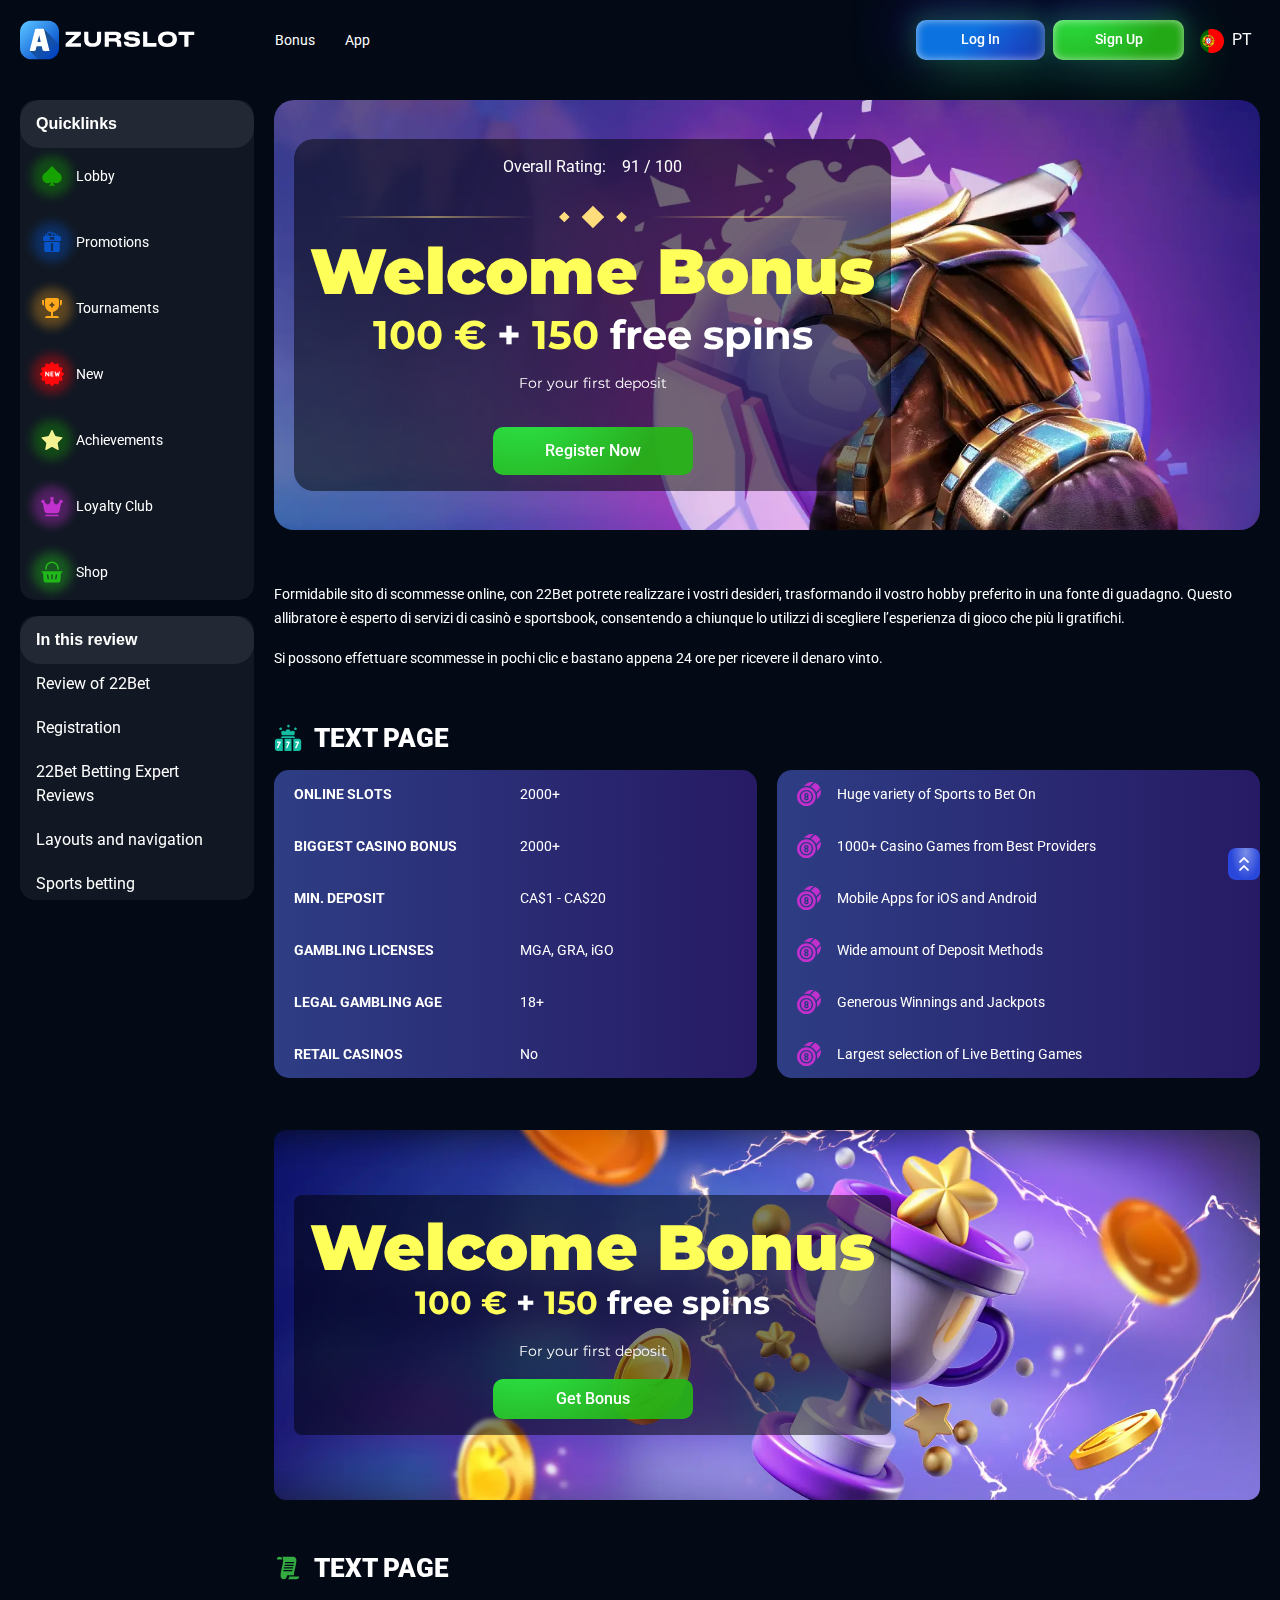
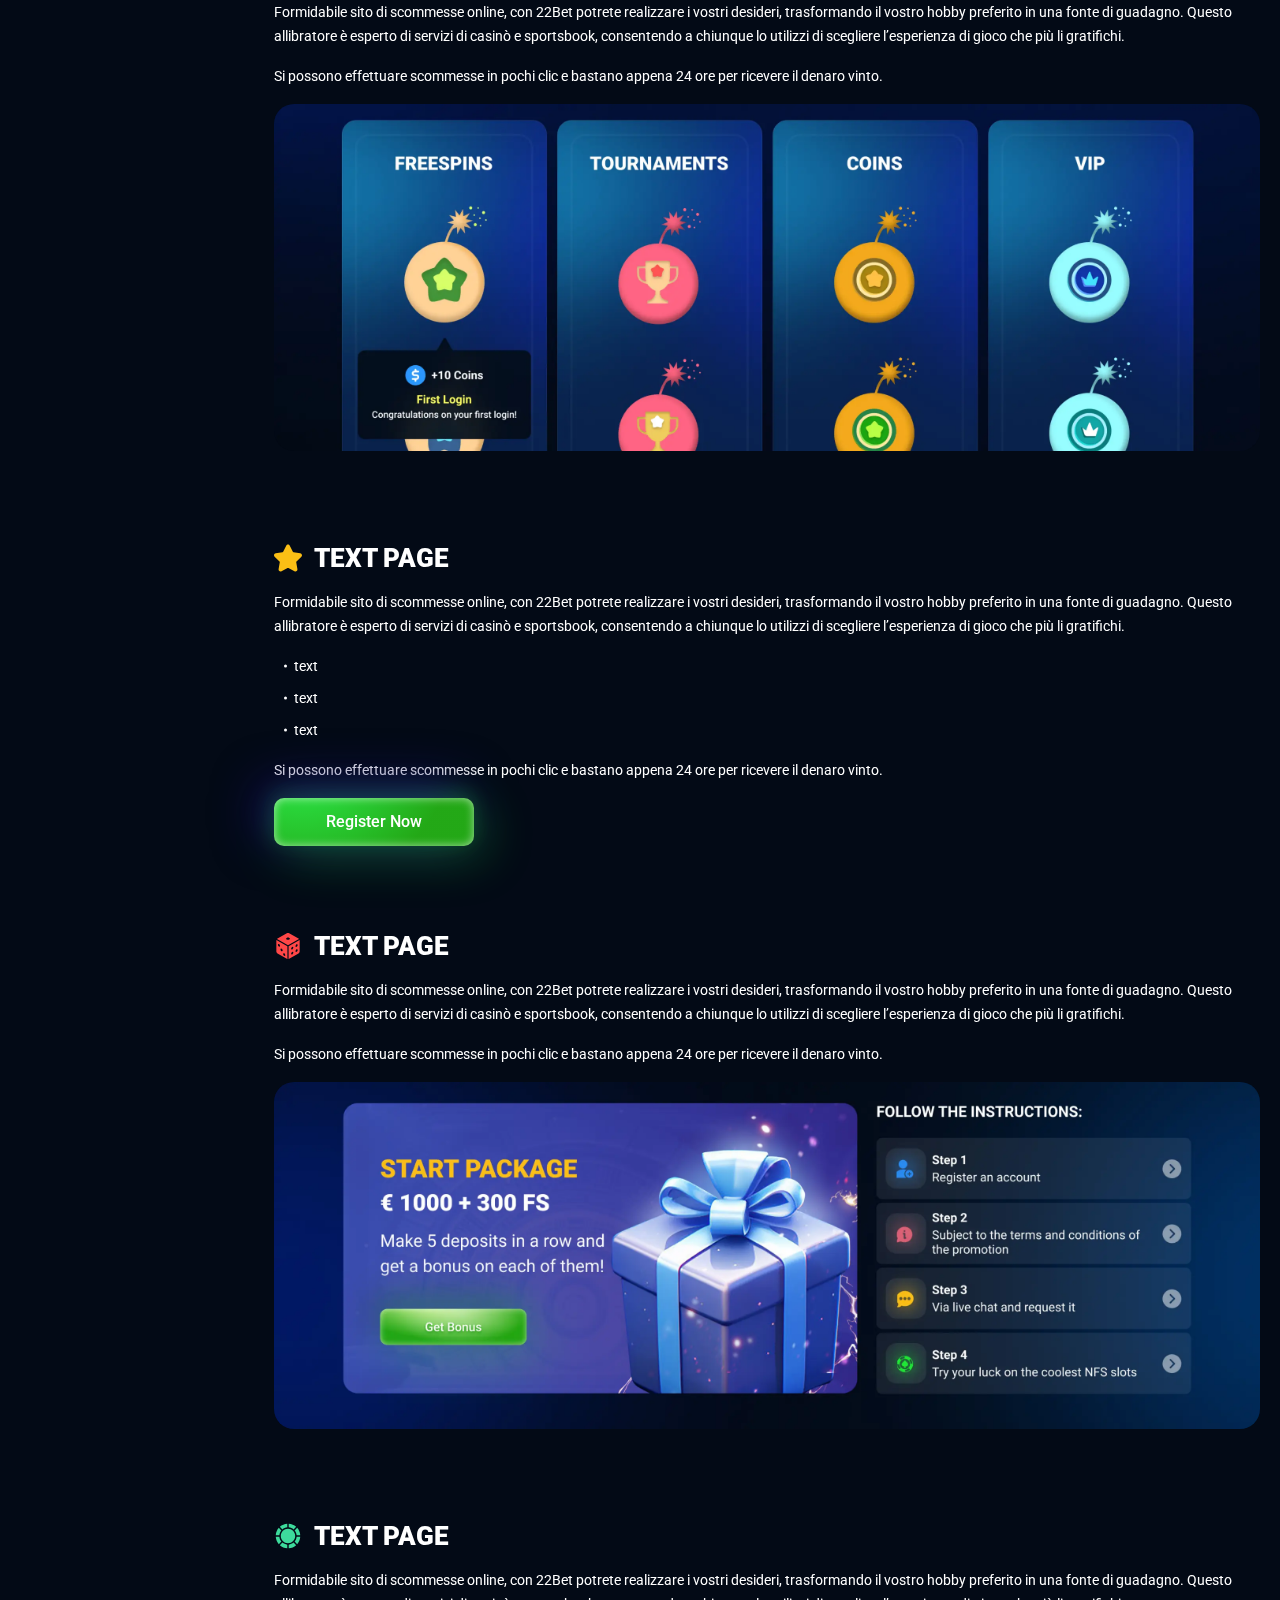
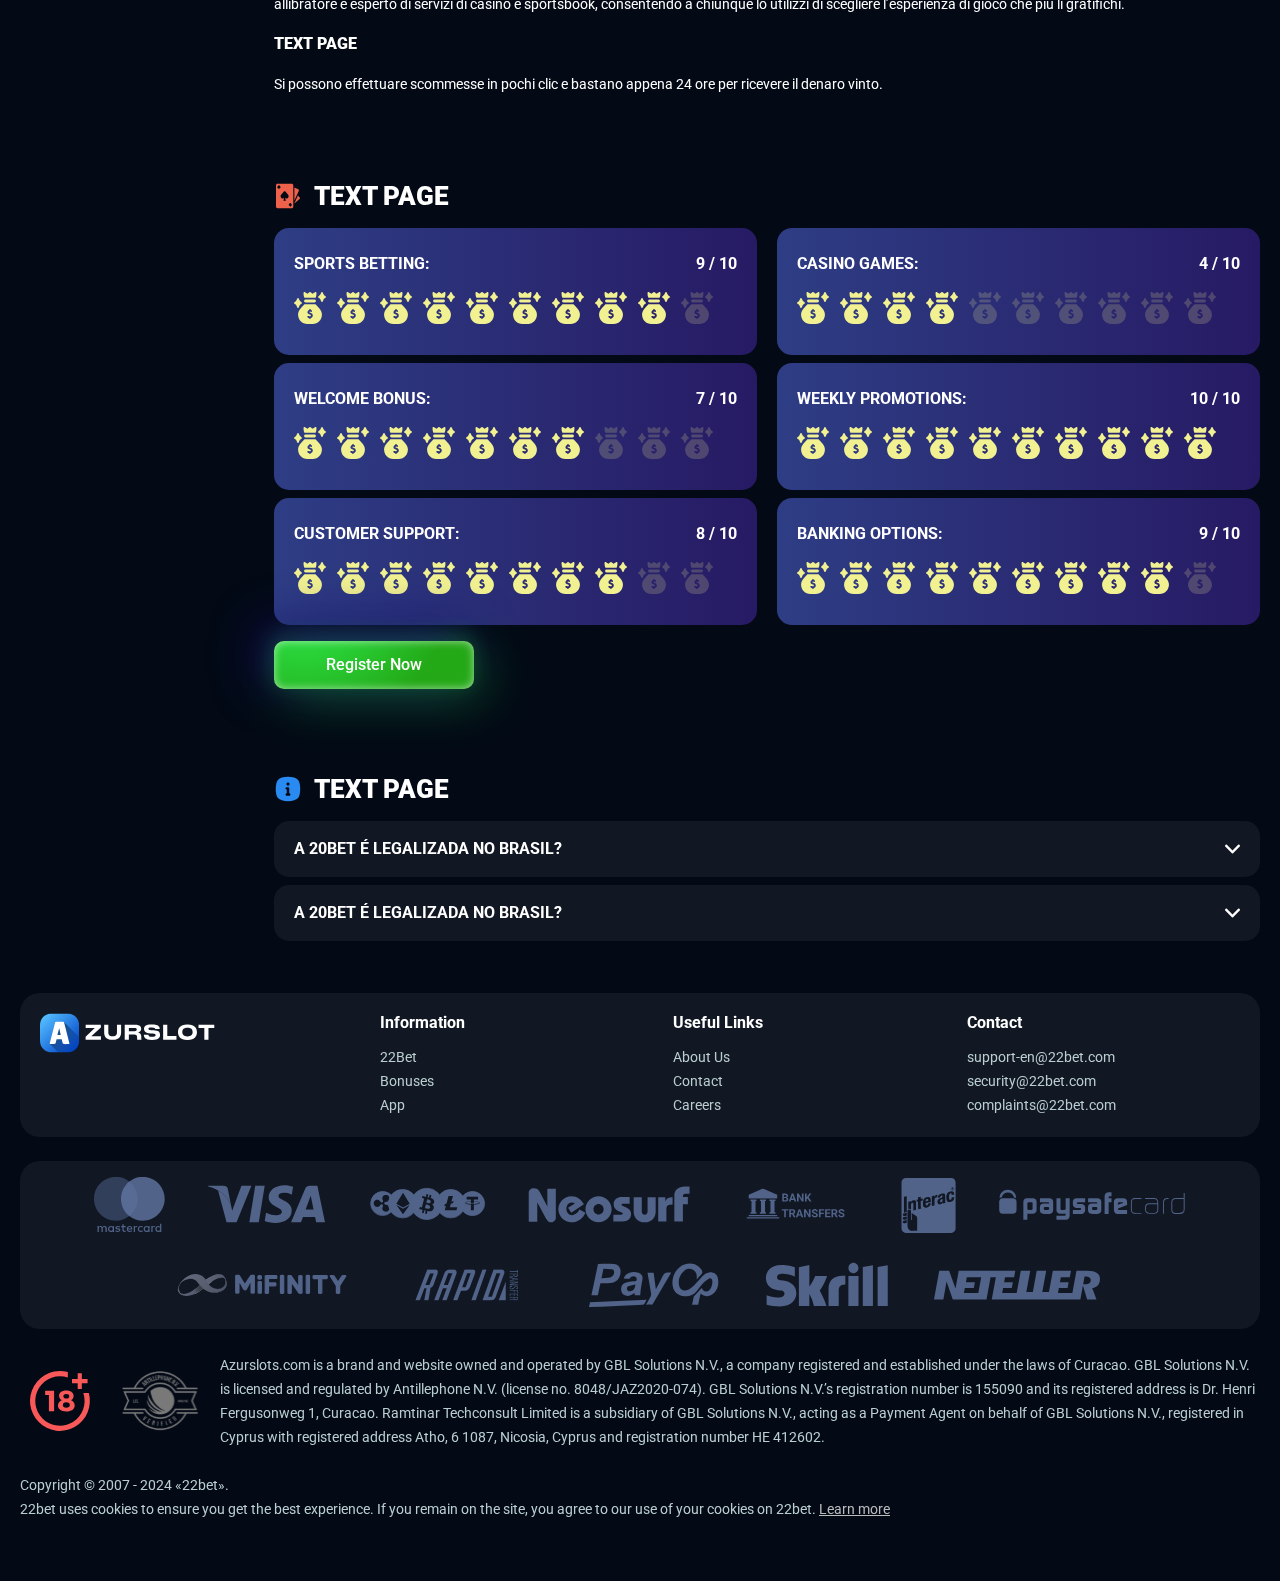
<file: index.html>
<!DOCTYPE html>
<html lang="pt">
  <head>
    <meta charset="UTF-8" />
    <meta name="viewport" content="width=device-width, initial-scale=1.0" />
    <title>Welcome bonus!</title>
    <meta
      name="description"
      content=""
    />
    <meta property="og:site_name" content="" />
    <meta property="og:title" content="" />
    <meta property="og:type" content="website" />
    <meta property="og:url" content="http://azurslot.com.pt/" />
    <meta property="og:image" content />
    <meta property="og:image:alt" content />
    <meta property="og:locale" content="pt" />
    <meta
      property="og:description"
      content=""
    />
    <link rel="preconnect" href="https://fonts.googleapis.com" />
    <link rel="preconnect" href="https://fonts.gstatic.com" crossorigin />
    <link
      href="https://fonts.googleapis.com/css2?family=Roboto:wght@400;500;700&family=Montserrat:wght@100;200;300;400;500;600;700;800;900&display=swap"
      rel="stylesheet"
    />

    <link rel="stylesheet" href="./css/reset.css" />
    <link rel="stylesheet" href="./css/main.css" />
    <link rel="stylesheet" href="./css/media.css" />
    <link rel="icon" href="./images/favicon.png" type="image/x-icon" />
    <script
      src="https://code.jquery.com/jquery-3.6.1.min.js"
      integrity="sha256-o88AwQnZB+VDvE9tvIXrMQaPlFFSUTR+nldQm1LuPXQ="
      crossorigin="anonymous"
    ></script>
  </head>
  <body>
    <header class="header">
      <section class="content header__content">
        <a href="#" class="logo header__logo"
          ><img src="./images/logo.svg" alt="logo" title=""
        /></a>
        <button class="header__btn-menu">
          <svg
            width="16px"
            height="16px"
            viewBox="0 0 16 16"
            xmlns="http://www.w3.org/2000/svg"
          >
            <rect y="0" width="16" height="3" rx="1.5"></rect>
            <rect y="6.5" width="16" height="3" rx="1.5"></rect>
            <rect y="13" width="16" height="3" rx="1.5"></rect>
          </svg>
        </button>
        <nav class="menu header__menu">
          <ul class="header__menu-list">
            <li><a href="#">Bonus</a></li>
            <li><a href="#">App</a></li>
          </ul>
          <div class="header__btn">
            <a
              href="#"
              class="header__button header__button-login header__btn-login"
              >Log In
            </a>
            <a
              href="#"
              class="header__button header__button-signin header__btn-signin"
              >Sign Up</a
            >
          </div>
        </nav>
        <a href="#" class="header__button header__button-login">Log In</a>
        <a href="#" class="header__button header__button-signin">Sign Up</a>

        <div class="header__language">
          <div class="header__flag-wrap">
            <a class="header__country" href="#">
              <span><img src="./images/flag.png" alt=" Flag" title /></span>
              <span>pt</span>
            </a>
          </div>
            
        </div>
      </section>
    </header>
    <main class="main">
      <aside class="sidebar-wrapper">
        <section class="content sidebar">
          <nav class="menu sidebar__menu">
            <button class="sidebar__links-menu">Quicklinks</button>
            <ul>
              <li>
                <a href="#">
                  <div class="icon-blur">
                    <span></span>
                    <img
                      class="icon-default"
                      src="./images/sidebar/lobby.svg"
                      alt=" Lobby"
                      title
                    />
                  </div>

                  Lobby
                </a>
              </li>
              <li>
                <a href="#">
                  <div class="icon-blur">
                    <span></span>
                    <img
                      class="icon-default"
                      src="./images/sidebar/promotions.svg"
                      alt="Promotions"
                      title
                    />
                  </div>
                  Promotions</a
                >
              </li>
              <li>
                <a href="#">
                  <div class="icon-blur">
                    <span></span
                    ><img
                      class="icon-default"
                      src="./images/sidebar/tournaments.svg"
                      alt="Tournaments"
                      title
                    />
                  </div>
                  Tournaments</a
                >
              </li>
              <li>
                <a href="#">
                  <div class="icon-blur">
                    <span></span
                    ><img
                      class="icon-default"
                      src="./images/sidebar/new.svg"
                      alt="New"
                      title
                    />
                  </div>

                  New</a
                >
              </li>
              <li>
                <a href="">
                  <div class="icon-blur">
                    <span></span
                    ><img
                      class="icon-default"
                      src="./images/sidebar/achievements.svg"
                      alt="Achievements"
                      title
                    />
                  </div>
                  Achievements</a
                >
              </li>

              <li>
                <a href="">
                  <div class="icon-blur">
                    <span></span
                    ><img
                      class="icon-default"
                      src="./images/sidebar/loyaltyClub.svg"
                      alt="Loyalty Club"
                      title
                    />
                  </div>
                  Loyalty Club</a
                >
              </li>
              <li>
                <a href="">
                  <div class="icon-blur">
                    <span></span
                    ><img
                      class="icon-default"
                      src="./images/sidebar/shop.svg"
                      alt="Shop"
                      title
                    />
                  </div>
                  Shop</a
                >
              </li>
            </ul>
          </nav>

          <div class="sidebar__navigation">
            <button class="sidebar__links-button">In this review</button>
            <div class="sidebar__links">
              <ul class="sidebar__links-list">
                <li><a href="#" title>Review of 22Bet</a></li>
                <li><a href="#" title>Registration</a></li>
                <li><a href="#" title>22Bet Betting Expert Reviews</a></li>
                <li><a href="#" title>Layouts and navigation</a></li>
                <li><a href="#" title>Sports betting</a></li>
                <li><a href="#" title>Sports offers</a></li>
                <li><a href="#" title>Live betting</a></li>
                <li><a href="#" title>Cash out</a></li>
                <li><a href="#" title>Live stream</a></li>
              </ul>
            </div>
          </div>
        </section>
      </aside>

      <section class="content__wrapper">
        <section class="content hero hero__content">
          <div class="background ">
            <img src="./images/main/bg-main.webp" alt="hero" title />
          </div>

          <div class="hero__data">
            <div
              class="hero__rating"
             
            >
              <p>Overall Rating:</p>
             
              <span
                
              >
                <span > 91 </span>
                <span> / </span>
                <span > 100 </span>
                
              </span>
            </div>
            <h1 class="title general hero__title">
              Welcome Bonus 
              <strong>
                100 € <span> + </span>150 <span>free spins </span></strong
              >
            </h1>
            <p class="hero__text">For your first deposit</p>

            <a href="#" class="button hero__button">Register Now</a>
          </div>
        </section>
        <section class="content page-nav">
          <div class="page-nav-button sidebar__links-button">
            In this review
          </div>
          <ul class="page-nav-list sidebar__links-list">
            <li><a href="#" title>Review of 22Bet</a></li>
            <li><a href="#" title>Registration</a></li>
            <li><a href="#" title>22Bet Betting Expert Reviews</a></li>
            <li><a href="#" title>Layouts and navigation</a></li>
            <li><a href="#" title>Sports betting</a></li>
            <li><a href="#" title>Sports offers</a></li>
            <li><a href="#" title>Live betting</a></li>
            <li><a href="#" title>Cash out</a></li>
            <li><a href="#" title>Live stream</a></li>
          </ul>
        </section>
        <section class="content article">
          <p>
            Formidabile sito di scommesse online, con 22Bet potrete realizzare i
            vostri desideri, trasformando il vostro hobby preferito in una fonte
            di guadagno. Questo allibratore è esperto di servizi di casinò e
            sportsbook, consentendo a chiunque lo utilizzi di scegliere
            l’esperienza di gioco che più li gratifichi.
          </p>

          <p>
            Si possono effettuare scommesse in pochi clic e bastano appena 24
            ore per ricevere il denaro vinto.
          </p>
        </section>

      
      
  <section class="content features ">
          <h2 class="title high features__title features__title-jackpot">Text page</h2>
          <div class="features__content">
             <div class="about__content">
          <table class="about__table">
            <tbody class="about__group">
              
                <tr>
                <td>Online slots</td>
                <td>2000+</td>
               </tr>
               <tr>
                <td>Biggest casino bonus</td>
                <td>2000+</td>
               </tr>
               <tr>
                <td>Min. deposit</td>
                <td>CA$1 - CA$20</td>
               </tr>
           
                <tr>
                  <td>Gambling licenses</td>
                  <td>MGA, GRA, iGO</td>
                </tr>
                <tr>
                  <td>Legal gambling age</td>
                  <td>18+</td>
                </tr>
                <tr>
                  <td>Retail casinos</td>
                  <td>No</td>
                </tr>
              
            </tbody>
          </table>
       
         </div>
          <div class="features__list">
              
            <div class="features__info">
            <ul >
              <li class="features__item">
                      Huge variety of Sports to Bet On
              </li>
              <li>
                1000+ Casino Games from Best Providers
              </li>
              <li>
                Mobile Apps for iOS and Android
              </li>
           
              <li>
                Wide amount of Deposit Methods
              </li>
              <li>
                Generous Winnings and Jackpots
              </li>
              <li>
               Largest selection of Live Betting Games
              </li>
            </ul>
           </div>
       
          </div>
          </div>
        </section>
      
        <section class="content banner">
          <div class="background banner__background">
            <img src="./images/main/banner-main.webp" alt="banner" title />
          </div>
          <div class="banner__info">
            <h2 class="title high banner__title-main">
              Welcome Bonus 
              <strong>
                100 € <span> + </span>150 <span>free spins </span></strong
              >
            </h2>
            <p>
              For your first deposit</p>
              <a href="#" class="button banner__button">Get Bonus</a>
            </p>
          </div>
        </section>
        <section class="content article">
          <h2 class="article__title high title">Text page</h2>

          <p class="">
            Formidabile sito di scommesse online, con 22Bet potrete realizzare i
            vostri desideri, trasformando il vostro hobby preferito in una fonte
            di guadagno. Questo allibratore è esperto di servizi di casinò e
            sportsbook, consentendo a chiunque lo utilizzi di scegliere
            l’esperienza di gioco che più li gratifichi.
          </p>

          <p>
            Si possono effettuare scommesse in pochi clic e bastano appena 24
            ore per ricevere il denaro vinto.
          </p>
          <div class="images">
            <img
              src="./images/main/image1-main.webp"
              alt="images"
              title
              class=""
            />
          </div>
        </section>
        <section class="content article">
          <h2 class="article__title article__title-star high title">Text page</h2>
          <p>
            Formidabile sito di scommesse online, con 22Bet potrete realizzare i
            vostri desideri, trasformando il vostro hobby preferito in una fonte
            di guadagno. Questo allibratore è esperto di servizi di casinò e
            sportsbook, consentendo a chiunque lo utilizzi di scegliere
            l’esperienza di gioco che più li gratifichi.
          </p>
          <ul>
            <li>text</li>
            <li>text</li>
            <li>text</li>
          </ul>
          <p>
            Si possono effettuare scommesse in pochi clic e bastano appena 24
            ore per ricevere il denaro vinto.
          </p>

          <a href="#" class="button ">Register Now</a>
        </section>
        <section class="content article">
          <h2 class="article__title article__title-cube high title">Text page</h2>

          <p class="">
            Formidabile sito di scommesse online, con 22Bet potrete realizzare i
            vostri desideri, trasformando il vostro hobby preferito in una fonte
            di guadagno. Questo allibratore è esperto di servizi di casinò e
            sportsbook, consentendo a chiunque lo utilizzi di scegliere
            l’esperienza di gioco che più li gratifichi.
          </p>

          <p>
            Si possono effettuare scommesse in pochi clic e bastano appena 24
            ore per ricevere il denaro vinto.
          </p>
          <div class="images">
            <img
              src="./images/main/image2-main.webp"
              alt="images"
              title
              class=""
            />
          </div>
        </section>
        <section class="content article">
          <h2 class="article__title article__title-roulette high title">Text page</h2>
          <p>
            Formidabile sito di scommesse online, con 22Bet potrete realizzare i
            vostri desideri, trasformando il vostro hobby preferito in una fonte
            di guadagno. Questo allibratore è esperto di servizi di casinò e
            sportsbook, consentendo a chiunque lo utilizzi di scegliere
            l’esperienza di gioco che più li gratifichi.
          </p>

          <h3>Text page</h3>

          <p>
            Si possono effettuare scommesse in pochi clic e bastano appena 24
            ore per ricevere il denaro vinto.
          </p>
        </section>
        <section class="content ratings">
          <h2 class="ratings__title title high">Text page</h2>

              <div class="ratings__content">
              <ul class="ratings__list">
                <li>
                 
                  <div  class="ratings__info">
                    
                    <span class="ratings__data">
                      <span>9</span>
                      <span>/</span>
                      <span>10</span>
                    </span>
                   
                    <p>Sports betting:</p>
                
                  </div>
                  <div class="ratings__img">
                    <img src="./images/main/ratings-icon.svg" alt="ratings" title>
                    <img src="./images/main/ratings-icon.svg" alt="ratings" title>
                    <img src="./images/main/ratings-icon.svg" alt="ratings" title>
                    <img src="./images/main/ratings-icon.svg" alt="ratings" title>
                    <img src="./images/main/ratings-icon.svg" alt="ratings" title>
                    <img src="./images/main/ratings-icon.svg" alt="ratings" title>
                    <img src="./images/main/ratings-icon.svg" alt="ratings" title>
                    <img src="./images/main/ratings-icon.svg" alt="ratings" title>
                    <img src="./images/main/ratings-icon.svg" alt="ratings" title>
                    <img class="ratings-icon-grey" src="./images/main/ratings-icon-grey.svg" alt="ratings" title>
                    
                  </div>
                </li>
                <li>
                  
                  <div class="ratings__info">
                    <span class="ratings__data">
                      <span>7</span>
                      <span>/</span>
                      <span>10</span>
                    </span>
                    <p>Welcome Bonus:
                    </p> 
                  </div>
                  <div class="ratings__img">
                    <img src="./images/main/ratings-icon.svg" alt="ratings" title>
                    <img src="./images/main/ratings-icon.svg" alt="ratings" title>
                    <img src="./images/main/ratings-icon.svg" alt="ratings" title>
                    <img src="./images/main/ratings-icon.svg" alt="ratings" title>
                    <img src="./images/main/ratings-icon.svg" alt="ratings" title>
                  <img src="./images/main/ratings-icon.svg" alt="ratings" title>
                  <img src="./images/main/ratings-icon.svg" alt="ratings" title>
                    <img class="ratings-icon-grey" src="./images/main/ratings-icon-grey.svg" alt="ratings" title>
                    <img class="ratings-icon-grey" src="./images/main/ratings-icon-grey.svg" alt="ratings" title>
                    <img class="ratings-icon-grey" src="./images/main/ratings-icon-grey.svg" alt="ratings" title>
                
                  </div>
                </li>
                <li>
                  
                  <div class="ratings__info">
                    <span class="ratings__data">
                      <span>8</span>
                      <span>/</span>
                      <span>10</span>
                    </span>
                    <p>Customer support:</p>
              
                  </div>
                  <div class="ratings__img">
                    <img src="./images/main/ratings-icon.svg" alt="ratings" title>
                    <img src="./images/main/ratings-icon.svg" alt="ratings" title>
                    <img src="./images/main/ratings-icon.svg" alt="ratings" title>
                    <img src="./images/main/ratings-icon.svg" alt="ratings" title>
                    <img src="./images/main/ratings-icon.svg" alt="ratings" title>
                    <img src="./images/main/ratings-icon.svg" alt="ratings" title>
                    <img src="./images/main/ratings-icon.svg" alt="ratings" title>
                    <img src="./images/main/ratings-icon.svg" alt="ratings" title>
                    <img class="ratings-icon-grey" src="./images/main/ratings-icon-grey.svg" alt="ratings" title>
                    <img class="ratings-icon-grey" src="./images/main/ratings-icon-grey.svg" alt="ratings" title>
                    
                  </div>  
              </li>
              </ul>
              <ul class="ratings__list">
              <li>
               
                <div class="ratings__info">
                  <span class="ratings__data">
                    <span>4</span>
                    <span>/</span>
                    <span>10</span>
                  </span>
                  <p>Casino games:</p>
                
                </div>
                <div class="ratings__img">
                  <img src="./images/main/ratings-icon.svg" alt="ratings" title>
                  <img src="./images/main/ratings-icon.svg" alt="ratings" title>
                  <img src="./images/main/ratings-icon.svg" alt="ratings" title>
                  <img src="./images/main/ratings-icon.svg" alt="ratings" title>
                  <img class="ratings-icon-grey" src="./images/main/ratings-icon-grey.svg" alt="ratings" title>
                  <img class="ratings-icon-grey" src="./images/main/ratings-icon-grey.svg" alt="ratings" title>
                  <img class="ratings-icon-grey" src="./images/main/ratings-icon-grey.svg" alt="ratings" title>
                  <img class="ratings-icon-grey" src="./images/main/ratings-icon-grey.svg" alt="ratings" title>
                  <img class="ratings-icon-grey" src="./images/main/ratings-icon-grey.svg" alt="ratings" title>
                  <img class="ratings-icon-grey" src="./images/main/ratings-icon-grey.svg" alt="ratings" title>
                 
                </div>
              
               
              </li>
                <li>
                 
                  <div class="ratings__info">
                    <span class="ratings__data">
                      <span>10</span>
                      <span>/</span>
                      <span>10</span>
                    </span>
                    <p>Weekly Promotions:
                    </p>
              
                  </div>
                  <div class="ratings__img">
                    <img src="./images/main/ratings-icon.svg" alt="ratings" title>
                  <img src="./images/main/ratings-icon.svg" alt="ratings" title>
                  <img src="./images/main/ratings-icon.svg" alt="ratings" title>
                  <img src="./images/main/ratings-icon.svg" alt="ratings" title>
                  <img src="./images/main/ratings-icon.svg" alt="ratings" title>
                  <img src="./images/main/ratings-icon.svg" alt="ratings" title>
                  <img src="./images/main/ratings-icon.svg" alt="ratings" title>
                  <img src="./images/main/ratings-icon.svg" alt="ratings" title>
                  <img src="./images/main/ratings-icon.svg" alt="ratings" title>
                  <img src="./images/main/ratings-icon.svg" alt="ratings" title>
                  </div>   
                  
                </li> 
              <li>
               
                <div class="ratings__info">
                  <span class="ratings__data">
                    <span>9</span>
                    <span>/</span>
                    <span>10</span>
                  </span>
                  <p>Banking Options:</p>
                  
                </div> 
                <div class="ratings__img">
                  <img src="./images/main/ratings-icon.svg" alt="ratings" title>
                  <img src="./images/main/ratings-icon.svg" alt="ratings" title>
                  <img src="./images/main/ratings-icon.svg" alt="ratings" title>
                  <img src="./images/main/ratings-icon.svg" alt="ratings" title>
                  <img src="./images/main/ratings-icon.svg" alt="ratings" title>
                  <img src="./images/main/ratings-icon.svg" alt="ratings" title>
                  <img src="./images/main/ratings-icon.svg" alt="ratings" title>
                  <img src="./images/main/ratings-icon.svg" alt="ratings" title>
                  <img src="./images/main/ratings-icon.svg" alt="ratings" title>
                  <img class="ratings-icon-grey" src="./images/main/ratings-icon-grey.svg" alt="ratings" title>
                </div>
              </li> 
            
              </ul>
             
            </div>

          <a href="#" class="button ratings__button">Register Now</a>
        </section>
        <section class="content faq">
          <h2 class="title high faq__title">Text page</h2>
          <ul class="faq__list" >
            <li
              class="faq__item"
              
            >
              <h3
                class="title medium faq__subtitle js-button-expander"
               
              >
                A 20Bet é legalizada no Brasil?
              </h3>
              <div
                class="faq__answer js-expand-content"
                
              >
                <p >
                  O pacote especial para novos usuários da 20Bet paga 100% sobre
                  o primeiro depósito, com limite de 600 BRL.
                </p>
              </div>
            </li>
            <li
              class="faq__item"
              
            >
              <h3
                class="title medium faq__subtitle js-button-expander"
               
              >
                A 20Bet é legalizada no Brasil?
              </h3>
              <div
                class="faq__answer js-expand-content"
               
              >
                <p >
                  O pacote especial para novos usuários da 20Bet paga 100% sobre
                  o primeiro depósito, com limite de 600 BRL.
                </p>
              </div>
            </li>
          </ul>
        </section>
        <div class="" onclick="scrollToTop()">
          <button class="main__arrow" id="scrollToTopBtn"></button>
        </div>
      </section>
    </main>
    <footer class="footer">
      <section class="content footer__content">
        <div class="footer__wrapper">
          <div class="footer__logo-wrap">
            <a href="./index.html" class="logo footer__logo"
              ><img src="./images/logo.svg" alt="logo" title=""
            /></a>
          </div>
          <ul class="footer__menu">
            <li>
              <div>Information</div>
              <ul class="footer__info">
                <li><a href="#">22Bet </a></li>
                <li><a href="#">Bonuses</a></li>
                <li><a href="#">App </a></li>
              </ul>
            </li>

            <li>
              <div>Useful Links</div>
              <ul class="footer__info">
                <li><a href="#">About Us</a></li>
                <li><a href="#">Contact</a></li>
                <li><a href="#">Careers</a></li>
              </ul>
            </li>
            <li>
              <div>Contact</div>
              <ul class="footer__info">
                <li>
                  <a href="mailto:support-en@22bet.com">support-en@22bet.com</a>
                </li>
                <li>
                  <a href="mailto:security@22bet.com">security@22bet.com</a>
                </li>
                <li>
                  <a href="mailto:complaints@22bet.com">complaints@22bet.com</a>
                </li>
              </ul>
            </li>
          </ul>
        </div>

        <div class="footer__cards-pay">
          <ul class="footer__cards-pay-first">
            <li>
              <a href="#"
                ><img src="./images/footer-pay/mastercard.svg" alt="pay" title
              /></a>
            </li>
            <li>
              <a href="#"
                ><img src="./images/footer-pay/visa.svg" alt="pay" title
              /></a>
            </li>
            <li>
              <a href="#"
                ><img src="./images/footer-pay/crypto.svg" alt="pay" title
              /></a>
            </li>
            <li>
              <a href="#"
                ><img src="./images/footer-pay/neosurf.svg" alt="pay" title
              /></a>
            </li>
            <li>
              <a href="#"
                ><img
                  src="./images/footer-pay/bank-transfers.svg"
                  alt="pay"
                  title
              /></a>
            </li>
            <li>
              <a href="#"
                ><img src="./images/footer-pay/interac.svg" alt="pay" title
              /></a>
            </li>
            <li>
              <a href="#"
                ><img src="./images/footer-pay/paysafecard.svg" alt="pay" title
              /></a>
            </li>
            <li>
              <a href="#"
                ><img
                  class="footer__cards-pay-img"
                  src="./images/footer-pay/mifinity.svg"
                  alt="pay"
                  title
              /></a>
            </li>
            <li>
              <a href="#"
                ><img
                  class="footer__cards-pay-img"
                  src="./images/footer-pay/rapid.svg"
                  alt="pay"
                  title
              /></a>
            </li>
            <li>
              <a href="#"
                ><img
                  class="footer__cards-pay-img"
                  src="./images/footer-pay/payOp.svg"
                  alt="pay"
                  title
              /></a>
            </li>
            <li>
              <a href="#"
                ><img
                  class="footer__cards-pay-img"
                  src="./images/footer-pay/skrill.svg"
                  alt="pay"
                  title
              /></a>
            </li>
            <li>
              <a href="#"
                ><img
                  class="footer__cards-pay-img"
                  src="./images/footer-pay/neteller.svg"
                  alt="pay"
                  title
              /></a>
            </li>
          </ul>
        </div>
        <div class="footer__text">
          <div class="footer__img">
            <img src="./images/age.svg" alt="age" title />
          <img src="./images/footer-frame.svg" alt="frame" title />
          </div>
          <p>
            Azurslots.com is a brand and website owned and operated by GBL
            Solutions N.V., a company registered and established under the laws
            of Curacao. GBL Solutions N.V. is licensed and regulated by
            Antillephone N.V. (license no. 8048/JAZ2020-074). GBL Solutions
            N.V.’s registration number is 155090 and its registered address is
            Dr. Henri Fergusonweg 1, Curacao. Ramtinar Techconsult Limited is a
            subsidiary of GBL Solutions N.V., acting as a Payment Agent on
            behalf of GBL Solutions N.V., registered in Cyprus with registered
            address Atho, 6 1087, Nicosia, Cyprus and registration number ΗΕ
            412602.
          </p>
        </div>
        <div class="footer__copy">
          <p>Copyright &copy; 2007 - 2024 «22bet».</p>
        <p>
          22bet uses cookies to ensure you get the best experience. If you
          remain on the site, you agree to our use of your cookies on 22bet.
          <a href="" class="footer__link">Learn more</a>
        </p>
        </div>
      </section>
    </footer>
    <script src="./js/sidebar.js" defer></script>
    <script src="./js/arrowUp.js" defer></script>
    <script src="./js/expander.js" defer></script>
    <script src="./js/mobile-menu.js" defer></script>
    
  </body>
</html>
</file>
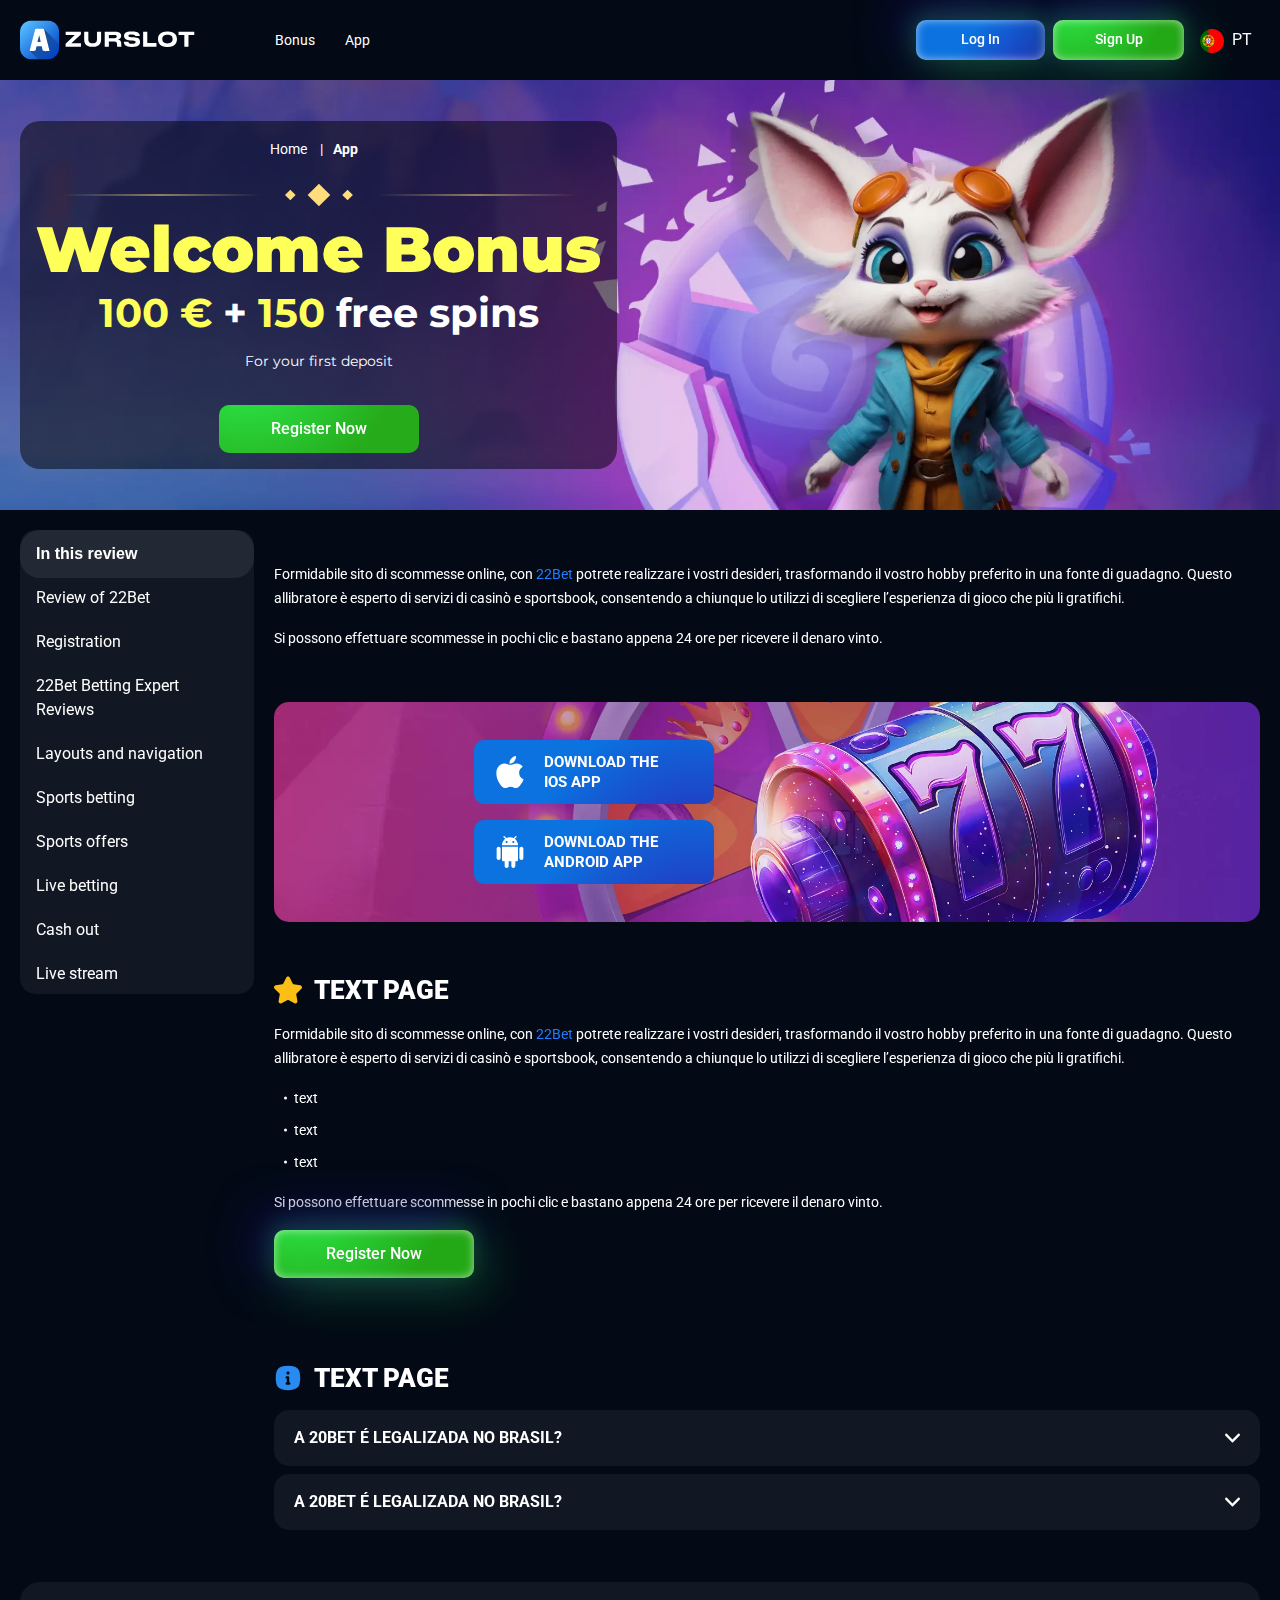
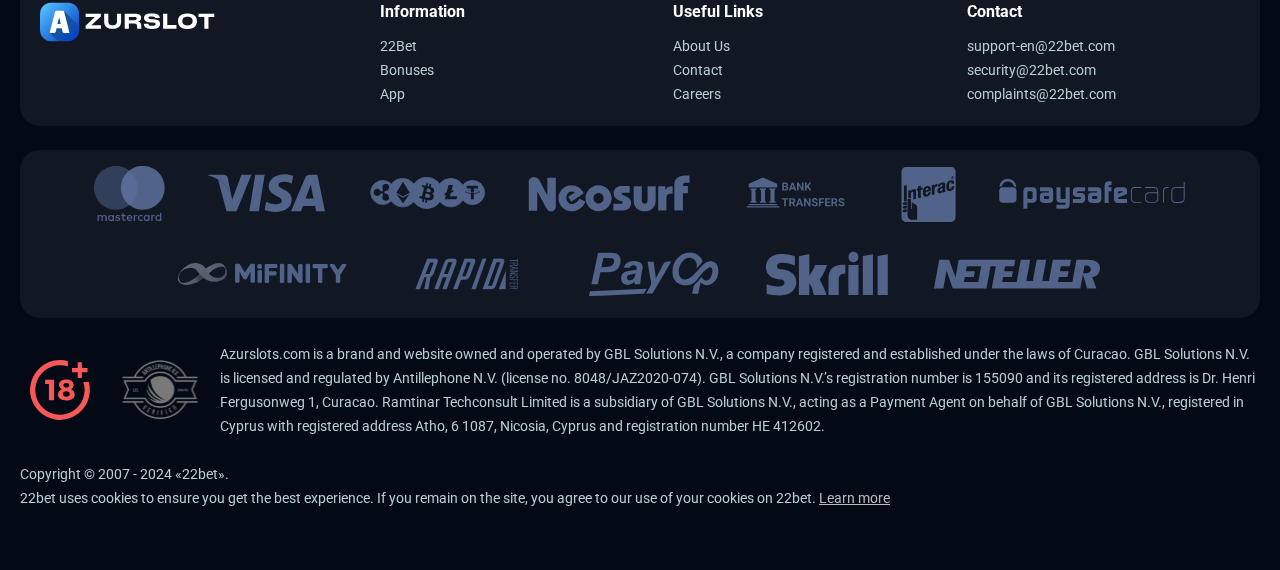
<file: app.html>
<!DOCTYPE html>
<html lang="pt">
  <head>
    <meta charset="UTF-8" />
    <meta name="viewport" content="width=device-width, initial-scale=1.0" />
    <title>Welcome Bonus !</title>
    <meta name="description" content="" />
    <meta property="og:site_name" content="" />
    <meta property="og:title" content="" />
    <meta property="og:type" content="website" />
    <meta property="og:url" content="http://azurslot.com.pt/" />
    <meta property="og:image" content />
    <meta property="og:image:alt" content />
    <meta property="og:locale" content="pt" />
    <meta property="og:description" content="" />
    <link rel="preconnect" href="https://fonts.googleapis.com" />
    <link rel="preconnect" href="https://fonts.gstatic.com" crossorigin />
    <link
      href="https://fonts.googleapis.com/css2?family=Roboto:wght@400;500;700&family=Montserrat:wght@100;200;300;400;500;600;700;800;900&display=swap"
      rel="stylesheet"
    />

    <link rel="stylesheet" href="./css/reset.css" />
    <link rel="stylesheet" href="./css/main.css" />
    <link rel="stylesheet" href="./css/media.css" />
    <link rel="icon" href="./images/favicon.png" type="image/x-icon" />
    <script
      src="https://code.jquery.com/jquery-3.6.1.min.js"
      integrity="sha256-o88AwQnZB+VDvE9tvIXrMQaPlFFSUTR+nldQm1LuPXQ="
      crossorigin="anonymous"
    ></script>
  </head>
  <body>
    <header class="header">
      <section class="content header__content">
        <a href="#" class="logo header__logo"
          ><img src="./images/logo.svg" alt="logo" title=""
        /></a>
        <button class="header__btn-menu">
          <svg
            width="16px"
            height="16px"
            viewBox="0 0 16 16"
            xmlns="http://www.w3.org/2000/svg"
          >
            <rect y="0" width="16" height="3" rx="1.5"></rect>
            <rect y="6.5" width="16" height="3" rx="1.5"></rect>
            <rect y="13" width="16" height="3" rx="1.5"></rect>
          </svg>
        </button>
        <nav class="menu header__menu">
          <ul class="header__menu-list">
            <li><a href="#">Bonus</a></li>
            <li><a href="#">App</a></li>
          </ul>
          <div class="header__btn">
            <a
              href="#"
              class="header__button header__button-login header__btn-login"
              >Log In
            </a>
            <a
              href="#"
              class="header__button header__button-signin header__btn-signin"
              >Sign Up</a
            >
          </div>
        </nav>
        <a href="#" class="header__button header__button-login">Log In </a>
        <a href="#" class="header__button header__button-signin">Sign Up</a>

        <div class="header__language">
          <div class="header__flag-wrap">
            <a class="header__country" href="#">
              <span><img src="./images/flag.png" alt=" Flag" title /></span>
              <span>pt</span>
            </a>
          </div>
       
        </div>
      </section>
    </header>
    <section class="hero hero__page">
      <div class="background hero__background hero__background-page">
        <img src="./images/app/bg-app.webp" alt="hero" title />
      </div>

      <div class="hero__data hero__data-page">
        <ul
          class="breadcrumbs"
         
        >
          <li
            
          >
            <a href="#" > <span >Home</span></a>
           
          </li>
          <li
           
          >
            <a href="#" > <span >App</span></a>
            
          </li>
        </ul>
        <h1 class="title general hero__title">
          Welcome Bonus
          <strong> 100 € <span> + </span>150 <span>free spins </span></strong>
        </h1>
        <p class="hero__text">For your first deposit</p>

        <a href="#" class="button hero__button">Register Now</a>
      </div>
    </section>
    <main class="main main-page">
      <aside class="sidebar-wrapper">
        <section class="content sidebar">
          <div class="sidebar__navigation">
            <button class="sidebar__links-button">In this review</button>
            <div class="sidebar__links">
              <ul class="sidebar__links-list">
                <li><a href="#" title>Review of 22Bet</a></li>
                <li><a href="#" title>Registration</a></li>
                <li><a href="#" title>22Bet Betting Expert Reviews</a></li>
                <li><a href="#" title>Layouts and navigation</a></li>
                <li><a href="#" title>Sports betting</a></li>
                <li><a href="#" title>Sports offers</a></li>
                <li><a href="#" title>Live betting</a></li>
                <li><a href="#" title>Cash out</a></li>
                <li><a href="#" title>Live stream</a></li>
              </ul>
            </div>
          </div>
        </section>
      </aside>

      <section class="content__wrapper">
        <section class="content page-nav">
          <div class="page-nav-button sidebar__links-button">
            In this review
          </div>
          <ul class="page-nav-list sidebar__links-list">
            <li><a href="#" title>Review of 22Bet</a></li>
            <li><a href="#" title>Registration</a></li>
            <li><a href="#" title>22Bet Betting Expert Reviews</a></li>
            <li><a href="#" title>Layouts and navigation</a></li>
            <li><a href="#" title>Sports betting</a></li>
            <li><a href="#" title>Sports offers</a></li>
            <li><a href="#" title>Live betting</a></li>
            <li><a href="#" title>Cash out</a></li>
            <li><a href="#" title>Live stream</a></li>
          </ul>
        </section>
        <section class="content article">
          <p>
            Formidabile sito di scommesse online, con
            <a href="#" >22Bet</a> potrete realizzare i
            vostri desideri, trasformando il vostro hobby preferito in una fonte
            di guadagno. Questo allibratore è esperto di servizi di casinò e
            sportsbook, consentendo a chiunque lo utilizzi di scegliere
            l’esperienza di gioco che più li gratifichi.
          </p>

          <p>
            Si possono effettuare scommesse in pochi clic e bastano appena 24
            ore per ricevere il denaro vinto.
          </p>
        </section>
        <section class="content banner__app">
          <div class="background banner__background-app">
            <img
              class="background-app"
              src="./images/app/banner-app.webp"
              alt="banner"
              title
            />
          </div>
          <div class="banner__content banner__content-app">
            <div class="banner__button-wrap">
              <a href="#" class="banner__btn banner__btn-android">
                DOWNLOAD THE IOS APP
              </a>

              <a href="#" class="banner__btn banner__btn-app">
                DOWNLOAD THE android APP</a
              >
            </div>
          </div>
        </section>
        <section class="content article">
          <h2 class="article__title article__title-star high title">
            Text page
          </h2>
          <p>
            Formidabile sito di scommesse online, con
            <a href="#" >22Bet</a> potrete realizzare i
            vostri desideri, trasformando il vostro hobby preferito in una fonte
            di guadagno. Questo allibratore è esperto di servizi di casinò e
            sportsbook, consentendo a chiunque lo utilizzi di scegliere
            l’esperienza di gioco che più li gratifichi.
          </p>

          <ul>
            <li>text</li>
            <li>text</li>
            <li>text</li>
          </ul>
          <p>
            Si possono effettuare scommesse in pochi clic e bastano appena 24
            ore per ricevere il denaro vinto.
          </p>

          <a href="#" class="button ">Register Now</a>
        </section>
      <section class="content faq">
          <h2 class="title high faq__title">Text page</h2>
          <ul class="faq__list" >
            <li
              class="faq__item"
              
            >
              <h3
                class="title medium faq__subtitle js-button-expander"
               
              >
                A 20Bet é legalizada no Brasil?
              </h3>
              <div
                class="faq__answer js-expand-content"
                
              >
                <p >
                  O pacote especial para novos usuários da 20Bet paga 100% sobre
                  o primeiro depósito, com limite de 600 BRL.
                </p>
              </div>
            </li>
            <li
              class="faq__item"
              
            >
              <h3
                class="title medium faq__subtitle js-button-expander"
               
              >
                A 20Bet é legalizada no Brasil?
              </h3>
              <div
                class="faq__answer js-expand-content"
               
              >
                <p >
                  O pacote especial para novos usuários da 20Bet paga 100% sobre
                  o primeiro depósito, com limite de 600 BRL.
                </p>
              </div>
            </li>
          </ul>
        </section>
      </section>
    </main>
    <footer class="footer">
      <section class="content footer__content">
        <div class="footer__wrapper">
          <div class="footer__logo-wrap">
            <a href="./index.html" class="logo footer__logo"
              ><img src="./images/logo.svg" alt="logo" title=""
            /></a>
          </div>
          <ul class="footer__menu">
            <li>
              <div>Information</div>
              <ul class="footer__info">
                <li><a href="#">22Bet </a></li>
                <li><a href="#">Bonuses</a></li>
                <li><a href="#">App </a></li>
              </ul>
            </li>

            <li>
              <div>Useful Links</div>
              <ul class="footer__info">
                <li><a href="#">About Us</a></li>
                <li><a href="#">Contact</a></li>
                <li><a href="#">Careers</a></li>
              </ul>
            </li>
            <li>
              <div>Contact</div>
              <ul class="footer__info">
                <li>
                  <a href="mailto:support-en@22bet.com">support-en@22bet.com</a>
                </li>
                <li>
                  <a href="mailto:security@22bet.com">security@22bet.com</a>
                </li>
                <li>
                  <a href="mailto:complaints@22bet.com">complaints@22bet.com</a>
                </li>
              </ul>
            </li>
          </ul>
        </div>

        <div class="footer__cards-pay">
          <ul class="footer__cards-pay-first">
            <li>
              <a href="#"
                ><img src="./images/footer-pay/mastercard.svg" alt="pay" title
              /></a>
            </li>
            <li>
              <a href="#"
                ><img src="./images/footer-pay/visa.svg" alt="pay" title
              /></a>
            </li>
            <li>
              <a href="#"
                ><img src="./images/footer-pay/crypto.svg" alt="pay" title
              /></a>
            </li>
            <li>
              <a href="#"
                ><img src="./images/footer-pay/neosurf.svg" alt="pay" title
              /></a>
            </li>
            <li>
              <a href="#"
                ><img
                  src="./images/footer-pay/bank-transfers.svg"
                  alt="pay"
                  title
              /></a>
            </li>
            <li>
              <a href="#"
                ><img src="./images/footer-pay/interac.svg" alt="pay" title
              /></a>
            </li>
            <li>
              <a href="#"
                ><img src="./images/footer-pay/paysafecard.svg" alt="pay" title
              /></a>
            </li>
            <li>
              <a href="#"
                ><img
                  class="footer__cards-pay-img"
                  src="./images/footer-pay/mifinity.svg"
                  alt="pay"
                  title
              /></a>
            </li>
            <li>
              <a href="#"
                ><img
                  class="footer__cards-pay-img"
                  src="./images/footer-pay/rapid.svg"
                  alt="pay"
                  title
              /></a>
            </li>
            <li>
              <a href="#"
                ><img
                  class="footer__cards-pay-img"
                  src="./images/footer-pay/payOp.svg"
                  alt="pay"
                  title
              /></a>
            </li>
            <li>
              <a href="#"
                ><img
                  class="footer__cards-pay-img"
                  src="./images/footer-pay/skrill.svg"
                  alt="pay"
                  title
              /></a>
            </li>
            <li>
              <a href="#"
                ><img
                  class="footer__cards-pay-img"
                  src="./images/footer-pay/neteller.svg"
                  alt="pay"
                  title
              /></a>
            </li>
          </ul>
        </div>
        <div class="footer__text">
          <div class="footer__img">
            <img src="./images/age.svg" alt="age" title />
            <img src="./images/footer-frame.svg" alt="frame" title />
          </div>
          <p>
            Azurslots.com is a brand and website owned and operated by GBL
            Solutions N.V., a company registered and established under the laws
            of Curacao. GBL Solutions N.V. is licensed and regulated by
            Antillephone N.V. (license no. 8048/JAZ2020-074). GBL Solutions
            N.V.’s registration number is 155090 and its registered address is
            Dr. Henri Fergusonweg 1, Curacao. Ramtinar Techconsult Limited is a
            subsidiary of GBL Solutions N.V., acting as a Payment Agent on
            behalf of GBL Solutions N.V., registered in Cyprus with registered
            address Atho, 6 1087, Nicosia, Cyprus and registration number ΗΕ
            412602.
          </p>
        </div>
        <div class="footer__copy">
          <p>Copyright &copy; 2007 - 2024 «22bet».</p>
          <p>
            22bet uses cookies to ensure you get the best experience. If you
            remain on the site, you agree to our use of your cookies on 22bet.
            <a href="" class="footer__link">Learn more</a>
          </p>
        </div>
      </section>
    </footer>
    <script src="./js/sidebar.js" defer></script>
    <script src="./js/expander.js" defer></script>
    <script src="./js/mobile-menu.js" defer></script>
   
  </body>
</html>
</file>
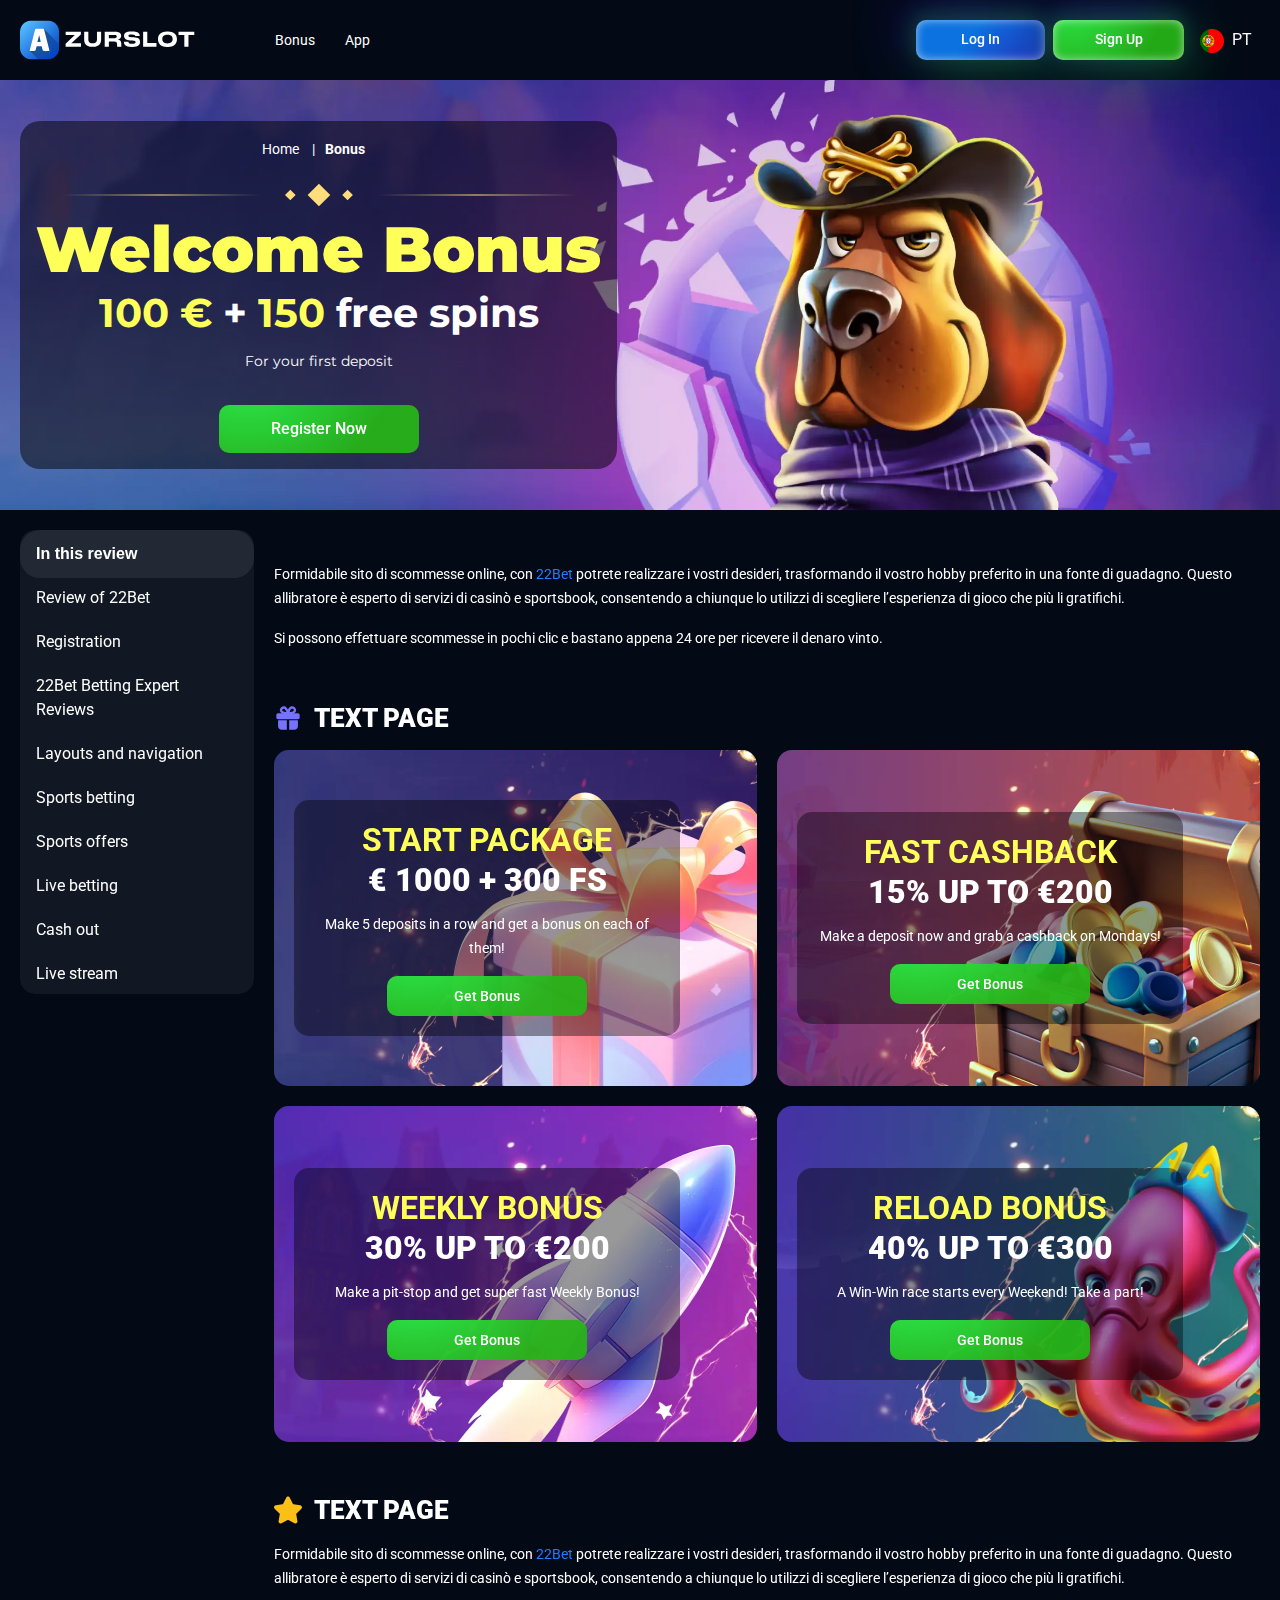
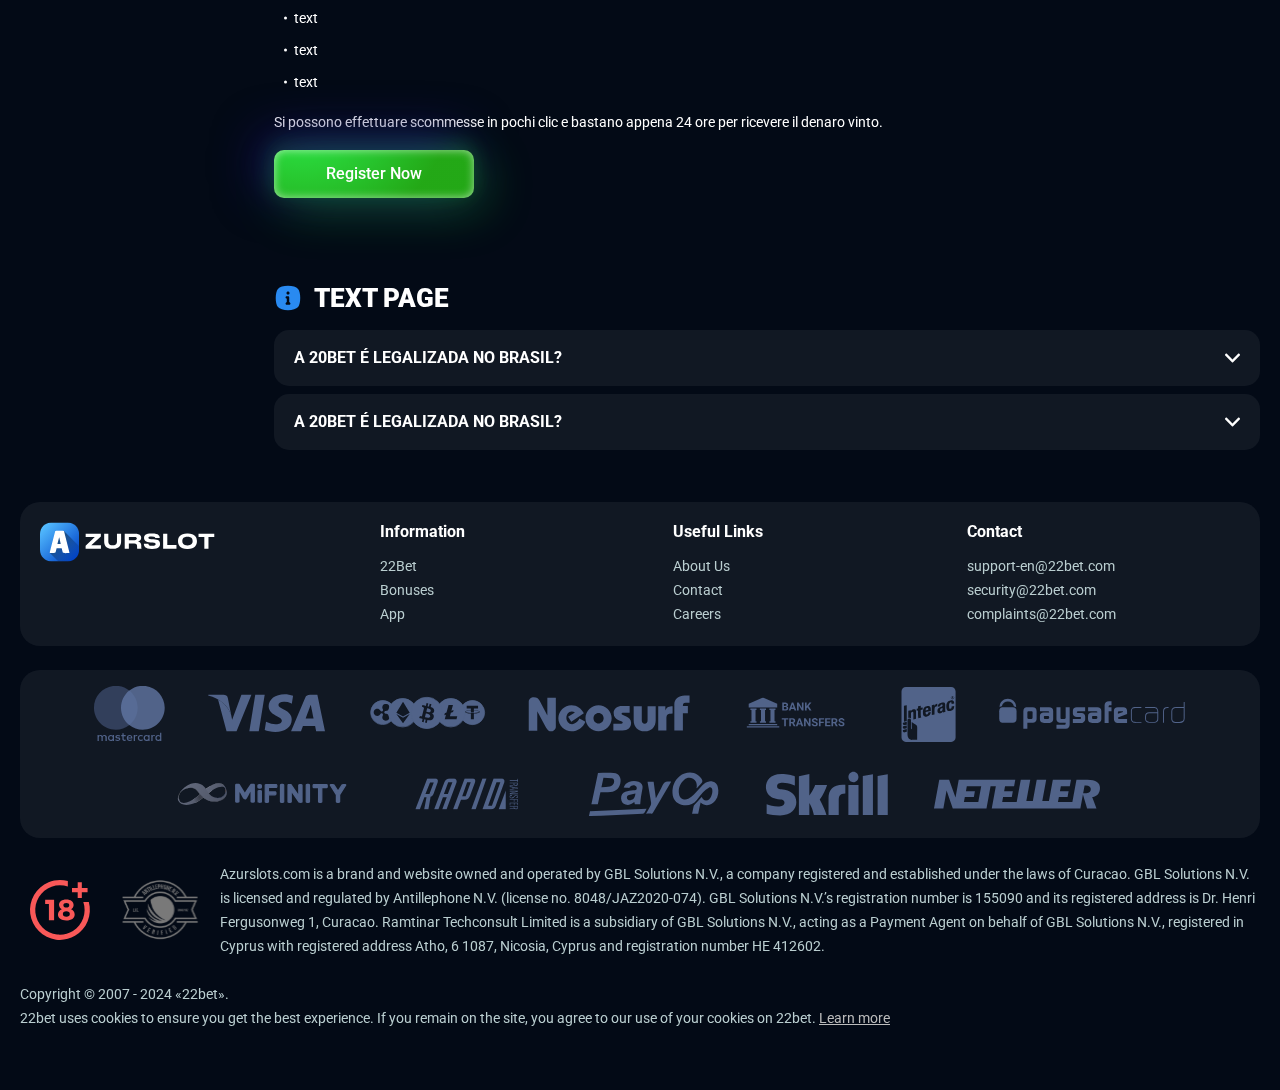
<file: bonus.html>
<!DOCTYPE html>
<html lang="pt">
  <head>
    <meta charset="UTF-8" />
    <meta name="viewport" content="width=device-width, initial-scale=1.0" />
    <title>Welcome Bonus !</title>
    <meta name="description" content="" />
    <meta property="og:site_name" content="" />
    <meta property="og:title" content="" />
    <meta property="og:type" content="website" />
    <meta property="og:url" content="http://azurslot.com.pt/" />
    <meta property="og:image" content />
    <meta property="og:image:alt" content />
    <meta property="og:locale" content="pt" />
    <meta property="og:description" content="" />
    <link rel="preconnect" href="https://fonts.googleapis.com" />
    <link rel="preconnect" href="https://fonts.gstatic.com" crossorigin />
    <link
      href="https://fonts.googleapis.com/css2?family=Roboto:wght@400;500;700&family=Montserrat:wght@100;200;300;400;500;600;700;800;900&display=swap"
      rel="stylesheet"
    />

    <link rel="stylesheet" href="./css/reset.css" />
    <link rel="stylesheet" href="./css/main.css" />
    <link rel="stylesheet" href="./css/media.css" />
    <link rel="icon" href="./images/favicon.png" type="image/x-icon" />
    <script
      src="https://code.jquery.com/jquery-3.6.1.min.js"
      integrity="sha256-o88AwQnZB+VDvE9tvIXrMQaPlFFSUTR+nldQm1LuPXQ="
      crossorigin="anonymous"
    ></script>
  </head>
  <body>
    <header class="header">
      <section class="content header__content">
        <a href="#" class="logo header__logo"
          ><img src="./images/logo.svg" alt="logo" title=""
        /></a>
        <button class="header__btn-menu">
          <svg
            width="16px"
            height="16px"
            viewBox="0 0 16 16"
            xmlns="http://www.w3.org/2000/svg"
          >
            <rect y="0" width="16" height="3" rx="1.5"></rect>
            <rect y="6.5" width="16" height="3" rx="1.5"></rect>
            <rect y="13" width="16" height="3" rx="1.5"></rect>
          </svg>
        </button>
        <nav class="menu header__menu">
          <ul class="header__menu-list">
            <li><a href="#">Bonus</a></li>
            <li><a href="#">App</a></li>
          </ul>
          <div class="header__btn">
            <a
              href="#"
              class="header__button header__button-login header__btn-login"
              >Log In
            </a>
            <a
              href="#"
              class="header__button header__button-signin header__btn-signin"
              >Sign Up</a
            >
          </div>
        </nav>
        <a href="#" class="header__button header__button-login">Log In</a>
        <a href="#" class="header__button header__button-signin">Sign Up</a>

        <div class="header__language">
          <div class="header__flag-wrap">
            <a class="header__country" href="#">
              <span><img src="./images/flag.png" alt=" Flag" title /></span>
              <span>pt</span>
            </a>
          </div>
         
        </div>
      </section>
    </header>
    <section class="hero hero__page">
      <div class="background hero__background hero__background-page">
        <img src="./images/bonus/bg-bonus.webp" alt="hero" title />
      </div>

      <div class="hero__data hero__data-page">
        <ul
          class="breadcrumbs"
          
        >
          <li
           
          >
            <a href="#" > <span >Home</span></a>
           
          </li>
          <li
           
          >
            <a href="#" > <span >Bonus</span></a>
            
          </li>
        </ul>
        <h1 class="title general hero__title">
          Welcome Bonus
          <strong> 100 € <span> + </span>150 <span>free spins </span></strong>
        </h1>
        <p class="hero__text">For your first deposit</p>

        <a href="#" class="button hero__button">Register Now</a>
      </div>
    </section>
    <main class="main main-page">
      <aside class="sidebar-wrapper">
        <section class="content sidebar">
          <div class="sidebar__navigation">
            <button class="sidebar__links-button">In this review</button>
            <div class="sidebar__links">
              <ul class="sidebar__links-list">
                <li><a href="#" title>Review of 22Bet</a></li>
                <li><a href="#" title>Registration</a></li>
                <li><a href="#" title>22Bet Betting Expert Reviews</a></li>
                <li><a href="#" title>Layouts and navigation</a></li>
                <li><a href="#" title>Sports betting</a></li>
                <li><a href="#" title>Sports offers</a></li>
                <li><a href="#" title>Live betting</a></li>
                <li><a href="#" title>Cash out</a></li>
                <li><a href="#" title>Live stream</a></li>
              </ul>
            </div>
          </div>
        </section>
      </aside>

      <section class="content__wrapper">
        <section class="content page-nav">
          <div class="page-nav-button sidebar__links-button">
            In this review
          </div>
          <ul class="page-nav-list sidebar__links-list">
            <li><a href="#" title>Review of 22Bet</a></li>
            <li><a href="#" title>Registration</a></li>
            <li><a href="#" title>22Bet Betting Expert Reviews</a></li>
            <li><a href="#" title>Layouts and navigation</a></li>
            <li><a href="#" title>Sports betting</a></li>
            <li><a href="#" title>Sports offers</a></li>
            <li><a href="#" title>Live betting</a></li>
            <li><a href="#" title>Cash out</a></li>
            <li><a href="#" title>Live stream</a></li>
          </ul>
        </section>
        <section class="content article">
          <p>
            Formidabile sito di scommesse online, con
            <a href="#" >22Bet</a> potrete realizzare i
            vostri desideri, trasformando il vostro hobby preferito in una fonte
            di guadagno. Questo allibratore è esperto di servizi di casinò e
            sportsbook, consentendo a chiunque lo utilizzi di scegliere
            l’esperienza di gioco che più li gratifichi.
          </p>

          <p>
            Si possono effettuare scommesse in pochi clic e bastano appena 24
            ore per ricevere il denaro vinto.
          </p>
        </section>
        <section class="content bonuses">
          <h2 class="title high bonus__title">Text page</h2>
          <ul class="bonuses__list">
            <li class="bonuses__item">
              <div class="bonuses__content">
                <div class="bonuses__img background">
                <img src="./images/bonus/banner-bonus1.webp" alt="" title="" />
              </div>
              <div class="bonuses__desc">
                <div>
                  <h2 class="title high bonuses__title">
                    START PACKAGE
                    <strong>€ 1000 + 300 FS</strong>
                  </h2>
                  <p>
                    Make 5 deposits in a row and get a bonus on each of them!
                  </p>
                </div>

                <div class="bonuses__buttons">
                  <a href="#" class="button bonuses__button">Get Bonus</a>
                </div>
              </div>
              </div>
            </li>
            <li class="bonuses__item">
              <div class="bonuses__content">
              <div class="bonuses__img background">
                <img src="./images/bonus/banner-bonus2.webp" alt="" title="" />
              </div>
              <div class="bonuses__desc">
                <div>
                  <h2 class="title high bonuses__title">
                    FAST CASHBACK
                    <strong>15% UP TO €200 </strong>
                  </h2>
                  <p>Make a deposit now and grab a cashback on Mondays!</p>
                </div>

                <div class="bonuses__buttons">
                  <a href="#" class="button bonuses__button">Get Bonus</a>
                </div>
              </div>
              </div>
            </li>
            <li class="bonuses__item">
              <div class="bonuses__content">
              <div class="bonuses__img background">
                <img src="./images/bonus/banner-bonus3.webp" alt="" title="" />
              </div>
              <div class="bonuses__desc">
                 <div>
                  <h2 class="title high bonuses__title">
                    WEEKLY BONUS
                    <strong>30% UP TO €200 </strong>
                  </h2>
                  <p>Make a pit-stop and get super fast Weekly Bonus!</p>
                </div>

               
                <div class="bonuses__buttons">
                  <a href="#" class="button bonuses__button">Get Bonus</a>
                </div>
              </div>
              </div>
            </li>
            <li class="bonuses__item">
              <div class="bonuses__content">
              <div class="bonuses__img background">
                <img src="./images/bonus/banner-bonus4.webp" alt="" title="" />
              </div>
              <div class="bonuses__desc">
                <div>
                  <h2 class="title high bonuses__title">
                    RELOAD BONUS
                    <strong>40% UP TO €300</strong>
                  </h2>
                  <p>A Win-Win race starts every Weekend! Take a part!</p>
                </div>

                <div class="bonuses__buttons">
                  <a href="#" class="button bonuses__button">Get Bonus</a>
                </div>
              </div>
              </div>
            </li>
          </ul>
        </section>
        <section class="content article">
          <h2 class="article__title article__title-star high title">
            Text page
          </h2>
          <p>
            Formidabile sito di scommesse online, con
            <a href="#" >22Bet</a> potrete realizzare i
            vostri desideri, trasformando il vostro hobby preferito in una fonte
            di guadagno. Questo allibratore è esperto di servizi di casinò e
            sportsbook, consentendo a chiunque lo utilizzi di scegliere
            l’esperienza di gioco che più li gratifichi.
          </p>

          <ul>
            <li>text</li>
            <li>text</li>
            <li>text</li>
          </ul>
          <p>
            Si possono effettuare scommesse in pochi clic e bastano appena 24
            ore per ricevere il denaro vinto.
          </p>

          <a href="#" class="button article__button article__button-page"
            >Register Now</a
          >
        </section>
       <section class="content faq">
          <h2 class="title high faq__title">Text page</h2>
          <ul class="faq__list" >
            <li
              class="faq__item"
              
            >
              <h3
                class="title medium faq__subtitle js-button-expander"
               
              >
                A 20Bet é legalizada no Brasil?
              </h3>
              <div
                class="faq__answer js-expand-content"
                
              >
                <p >
                  O pacote especial para novos usuários da 20Bet paga 100% sobre
                  o primeiro depósito, com limite de 600 BRL.
                </p>
              </div>
            </li>
            <li
              class="faq__item"
              
            >
              <h3
                class="title medium faq__subtitle js-button-expander"
               
              >
                A 20Bet é legalizada no Brasil?
              </h3>
              <div
                class="faq__answer js-expand-content"
               
              >
                <p >
                  O pacote especial para novos usuários da 20Bet paga 100% sobre
                  o primeiro depósito, com limite de 600 BRL.
                </p>
              </div>
            </li>
          </ul>
        </section>
      </section>
    </main>
    <footer class="footer">
      <section class="content footer__content">
        <div class="footer__wrapper">
          <div class="footer__logo-wrap">
            <a href="./index.html" class="logo footer__logo"
              ><img src="./images/logo.svg" alt="logo" title=""
            /></a>
          </div>
          <ul class="footer__menu">
            <li>
              <div>Information</div>
              <ul class="footer__info">
                <li><a href="#">22Bet </a></li>
                <li><a href="#">Bonuses</a></li>
                <li><a href="#">App </a></li>
              </ul>
            </li>

            <li>
              <div>Useful Links</div>
              <ul class="footer__info">
                <li><a href="#">About Us</a></li>
                <li><a href="#">Contact</a></li>
                <li><a href="#">Careers</a></li>
              </ul>
            </li>
            <li>
              <div>Contact</div>
              <ul class="footer__info">
                <li>
                  <a href="mailto:support-en@22bet.com">support-en@22bet.com</a>
                </li>
                <li>
                  <a href="mailto:security@22bet.com">security@22bet.com</a>
                </li>
                <li>
                  <a href="mailto:complaints@22bet.com">complaints@22bet.com</a>
                </li>
              </ul>
            </li>
          </ul>
        </div>

        <div class="footer__cards-pay">
          <ul class="footer__cards-pay-first">
            <li>
              <a href="#"
                ><img src="./images/footer-pay/mastercard.svg" alt="pay" title
              /></a>
            </li>
            <li>
              <a href="#"
                ><img src="./images/footer-pay/visa.svg" alt="pay" title
              /></a>
            </li>
            <li>
              <a href="#"
                ><img src="./images/footer-pay/crypto.svg" alt="pay" title
              /></a>
            </li>
            <li>
              <a href="#"
                ><img src="./images/footer-pay/neosurf.svg" alt="pay" title
              /></a>
            </li>
            <li>
              <a href="#"
                ><img
                  src="./images/footer-pay/bank-transfers.svg"
                  alt="pay"
                  title
              /></a>
            </li>
            <li>
              <a href="#"
                ><img src="./images/footer-pay/interac.svg" alt="pay" title
              /></a>
            </li>
            <li>
              <a href="#"
                ><img src="./images/footer-pay/paysafecard.svg" alt="pay" title
              /></a>
            </li>
            <li>
              <a href="#"
                ><img
                  class="footer__cards-pay-img"
                  src="./images/footer-pay/mifinity.svg"
                  alt="pay"
                  title
              /></a>
            </li>
            <li>
              <a href="#"
                ><img
                  class="footer__cards-pay-img"
                  src="./images/footer-pay/rapid.svg"
                  alt="pay"
                  title
              /></a>
            </li>
            <li>
              <a href="#"
                ><img
                  class="footer__cards-pay-img"
                  src="./images/footer-pay/payOp.svg"
                  alt="pay"
                  title
              /></a>
            </li>
            <li>
              <a href="#"
                ><img
                  class="footer__cards-pay-img"
                  src="./images/footer-pay/skrill.svg"
                  alt="pay"
                  title
              /></a>
            </li>
            <li>
              <a href="#"
                ><img
                  class="footer__cards-pay-img"
                  src="./images/footer-pay/neteller.svg"
                  alt="pay"
                  title
              /></a>
            </li>
          </ul>
        </div>
        <div class="footer__text">
          <div class="footer__img">
            <img src="./images/age.svg" alt="age" title />
            <img src="./images/footer-frame.svg" alt="frame" title />
          </div>
          <p>
            Azurslots.com is a brand and website owned and operated by GBL
            Solutions N.V., a company registered and established under the laws
            of Curacao. GBL Solutions N.V. is licensed and regulated by
            Antillephone N.V. (license no. 8048/JAZ2020-074). GBL Solutions
            N.V.’s registration number is 155090 and its registered address is
            Dr. Henri Fergusonweg 1, Curacao. Ramtinar Techconsult Limited is a
            subsidiary of GBL Solutions N.V., acting as a Payment Agent on
            behalf of GBL Solutions N.V., registered in Cyprus with registered
            address Atho, 6 1087, Nicosia, Cyprus and registration number ΗΕ
            412602.
          </p>
        </div>
        <div class="footer__copy">
          <p>Copyright &copy; 2007 - 2024 «22bet».</p>
          <p>
            22bet uses cookies to ensure you get the best experience. If you
            remain on the site, you agree to our use of your cookies on 22bet.
            <a href="" class="footer__link">Learn more</a>
          </p>
        </div>
      </section>
    </footer>
    <script src="./js/sidebar.js" defer></script>
    <script src="./js/expander.js" defer></script>
    <script src="./js/mobile-menu.js" defer></script>
    
  </body>
</html>
</file>
<file: css/main.css>
html {
  scroll-behavior: smooth;
  text-size-adjust: 100%;
  box-sizing: border-box;
}

body {
  display: block;
  position: relative;
  width: 100%;
  background: #030a16;
  font-family: "Roboto", sans-serif;
  font-size: 14px;
  font-weight: 400;
  line-height: 24px;
  text-align: left;
  color: #ffffff;
  overflow-x: hidden;
}

body.no-scroll {
  overflow: hidden;
}

.content {
  display: block;
  position: relative;
  width: 100%;
  max-width: 1163px;
  max-width: 1400px;
  /* overflow: hidden; */
  border-radius: 15px;
  background: transparent;
  padding: 32px 0;
  margin: 0 auto 20px auto;
}

h1,
h2,
h3,
h4,
.title {
  display: block;
  position: relative;
  font-size: 64px;
  font-weight: 900;
  line-height: 72px;
  text-align: center;
  color: #ffff5a;
}

h1 {
  font-family: "Montserrat", sans-serif;
}

h2,
.title.high {
  display: flex;
  justify-content: left;
  align-items: center;
  font-size: 26px;
  line-height: 32px;
  font-weight: 900;
  color: #ffffff;
  text-align: center;
  text-transform: uppercase;
  margin-bottom: 16px;
}

h3,
title.medium {
  font-size: 16px;
  font-weight: 900;
  line-height: 24px;
  text-align: left;
  color: #ffffff;
  text-transform: uppercase;
}
h4,
title.mini {
  font-size: 28px;
  font-weight: 700;
  line-height: 32px;
  text-align: center;
  color: #ffffff;
}

article > *,
.article > *,
.desk > * {
  margin-top: 16px;
}

article > *:first-child,
.article > *:first-child,
.desk > *:first-child {
  margin-top: 0 !important;
}

article > h2,
.article > h2,
.desk > h2 {
  margin-top: 32px;
}

article > h3,
.article > h3,
.desk > h3 {
  margin-top: 16px;
}
article > h4,
.article > h4,
.desk > h4 {
  margin-top: 16px;
}

.button {
  position: relative;
  min-width: 200px;
  height: 48px;

  background: radial-gradient(
    73.75% 264.58% at 14.25% -86.46%,
    #2df151 0%,
    rgba(38, 181, 23, 0.93) 100%
  );

  border-radius: 10px;
  overflow: hidden;
  font-size: 16px;
  font-weight: 500;
  line-height: 24px;
  text-align: center;
  text-decoration: none;
  text-transform: capitalize;
  color: #ffffff;
  white-space: nowrap;
  cursor: pointer;
  padding: 12px ;
  margin: 0 auto;
  transition: all 0.5s;
  width: max-content;
  /* background: linear-gradient(0deg,  #16A302 ,   #00BCB1 ); */
}

.button:hover {
  transform: scale(1.1);
}

.header__button {
  position: relative;
  min-width: 131px;
  height: 40px;
  font-size: 14px;
  font-weight: 500;
  line-height: 100%;
  text-align: center;
  text-decoration: none;
  text-transform: capitalize;

  white-space: nowrap;
  color: #ffffff;
  cursor: pointer;
  background: radial-gradient(
      73.75% 264.58% at 14.25% -86.46%,
      #2df151 0%,
      rgba(38, 181, 23, 0.93) 100%
    )
    /* warning: gradient uses a rotation that is not supported by CSS and may not behave as expected */;

  box-shadow: 10px 20px 80px 0 rgba(30, 233, 50, 0.3),
    -10px -20px 50px 0 rgba(30, 233, 50, 0.3),
    inset 0 0 10px 0 rgba(255, 255, 255, 0.6);
  box-shadow: 10px 10px 50px 0px #1ee9324d, -10px -10px 50px 0px #1b0c71,
    -2px -6px 20px 0px #1ee9324d, 0px 0px 10px 0px #ffffff99 inset;
  border-radius: 10px;
  overflow: hidden;
  padding: 12px ;
  margin: 0 auto;
}

.header__button-signin {
  margin-right: 8px;
  margin-left: 0;
  transition: all 0.5s;
}

.header__button-login {
  background: radial-gradient(
      71.88% 278.12% at 92.71% 230.47%,
      #3019b0 0%,
      #0b72df 100%
    )
    /* warning: gradient uses a rotation that is not supported by CSS and may not behave as expected */;

  min-width: 129px;
  margin-left: auto;
  margin-right: 8px;
}

.header__button:hover {
  transform: scale(1.05);
}

.header,
.main,
.footer {
  display: flex;
  position: relative;
  justify-content: space-between;
  align-items: center;
  width: 100%;
  max-width: 1600px;
  padding: 20px;
  margin: 0 auto;
}

.background,
.hero__background {
  display: block;
  position: absolute;
  bottom: 0;
  left: 0;
  height: 100%;
  width: 100%;
  overflow: hidden;
}

.background img,
.hero__background img {
  position: relative;
  display: block;
  width: 100%;
  height: 100%;
  object-fit: cover;
}
.images img {
  border-radius: 20px;
  width: 100%;
  height: 100%;
  overflow: hidden;
}

/* -------------------HEADER---------------- */

.header {
  position: fixed;
  top: 0;
  left: 0;
  right: 0;
  background: #030a16;
  padding: 0;
  z-index: 100;
  max-width: 100%;
}

.header__content {
  display: flex;
  align-items: center;
  flex-direction: row;
  max-width: 1600px;
  max-height: 80px;
  border-radius: 0;
  background: #030a16;
  padding: 20px;
  margin-bottom: 0;
}

.logo {
  display: block;
  position: relative;
  flex: 0 0 179px;
  margin-right: 61px;
  padding: 20px 0;
  transition: all 0.5s;
}

.logo:hover {
  transform: scale(1.2);
}

.logo img {
  display: block;
  position: relative;
  width: auto;
  max-height: 40px;
}

.header__menu {
  display: flex;
  white-space: nowrap;
  max-height: calc(100vh - 60px);
  overflow-y: auto;
}

.header__menu-list {
  display: flex;
  flex: 1 1 auto;
  flex-direction: row;
  justify-content: center;
  align-items: center;
  white-space: nowrap;

  border-radius: 20px;
}

.header__menu-list li {
  display: block;
  text-align: left;
  padding: 0 15px;
  transition: all 0.5s;
}

.header__menu-list li a {
  display: block;
  color: #ffffff;
  font-weight: 500;
  padding: 10px 0;
}

.header__menu li a:hover {
  color: #00b25b;
}
.header__country {
  display: flex;
  align-items: center;
  gap: 8px;
  border-radius: 20px;
  padding: 8px 29px 8px 8px;
padding: 8px;
  margin-left: auto;
}

/* .header__country::after {
  content: "";
  position: absolute;
  display: block;
  width: 16px;
  height: 16px;
  top: 50%;
  transform: translateY(-50%);
  right: 10px;
  background: url(../images/arrowDown-menu.svg) no-repeat center center /
    contain;
  transition: transform 0.3s ease-in-out;
}

.header__country.active::after {
  transform: translateY(-50%) rotate(-180deg);
} */

.header__country span:last-child {
  color: #ffffff;
  font-weight: 400;
  font-size: 16px;
  line-height: 24px;
  text-transform: uppercase;
}

.header__country img,
.header__flag-link img {
  width: 24px;
  height: 24px;
  vertical-align: middle;
}

.header__menu-list li {
  display: block;
  text-align: left;
  transition: all 0.5s;
}

.header__menu-list li a {
  display: block;
  color: #ffffff;
  font-weight: 400;
  padding: 10px 0;
}

.header__menu li a:hover {
  color: #18c214;
}

.sidebar__country span {
  display: inline-block;
}

.sidebar__country-menu img {
  width: 24px;
  height: 24px;
  vertical-align: middle;
  margin-right: 10px;
}

.header__country.active {
  border-bottom-right-radius: 0;
  border-bottom-left-radius: 0;
}

.header__flag-wrap {
  border-radius: 20px;
}

.header__country.active {
  border-radius: 20px;
}

.header__flag-menu {
  display: none;
  position: absolute;
  top: 67px;
  right: 23px;
  height: auto;
  border-bottom-right-radius: 12px;
  border-bottom-left-radius: 12px;
  border-top-right-radius: 12px;
  border-top-left-radius: 12px;
  background: #292f39;
  padding: 8px 0;
  z-index: 9999;
}

.header__flag-link {
  display: flex;
  flex-direction: row;
  align-items: center;
  justify-content: flex-start;
  padding: 8px 16px;
  gap: 9px;
}
.header__flag-menu.active {
  display: block;
}

/* .header__flag-menu ul li + li {
  margin-top: 8px;
} */

.header__flag-link:last-child span {
  font-weight: 500;
  color: #ffffff;
  text-transform: uppercase;
}

.header__btn {
  display: none;
}
/* -------------- header__btn-menu-----------*/

.header__btn-menu {
  display: block;
  flex: 0 1 auto;
  min-width: 0;
  background: #ffffff1a;

  border: 1px solid #ffffff;
  padding: 12px;
  order: 3;
  transition: all 0.5s;
}

svg {
  position: relative;
  fill: #ffffff;
  line-height: 1;
  vertical-align: 1;
}

.header__btn-menu {
  display: none;
}

/* -------------main------------- */
.main {
  padding-top: 100px;
  padding-bottom: 0;
}

.content__wrapper {
  display: block;
  position: relative;
  flex: 1 1 100%;
  margin-left: 20px;
}

/* -------------sidebar--------- */

.sidebar-wrapper {
  display: block;
  position: relative;
  align-self: stretch;
  flex: 0 0 234px;
}
.sidebar {
  position: sticky;

  top: 87px;
  bottom: 20px;
  padding: 0px;
  overflow-y: auto;

  max-height: calc(100vh - 100px);
}

.sidebar::-webkit-scrollbar {
  display: none;
}

.sidebar__menu ul li a {
  display: block;
  position: relative;
  color: #ffffff;
  transition: all 0.5s;
  display: flex;
  align-items: center;
  transition: all 0.5s;
}

.sidebar__menu ul li a img {
  /* filter: brightness(0) invert(1); */
}

.sidebar__menu ul li:hover a img {
  filter: invert(84%) sepia(100%) saturate(500%) hue-rotate(0deg)
    brightness(500%);
}

.sidebar__menu ul li:hover a {
  color: #ffff5a;
}

/*  */

.sidebar__menu {
  border-radius: 15px;

  background: #ffffff0f;

  margin-bottom: 16px;
}

.sidebar__menu ul li {
  display: flex;
  align-items: center;
  padding: 8px 16px;
  transition: all 0.5s;
}

.sidebar__menu ul li + li {
  margin-top: 10px;
}
.sidebar__menu li a img {
  position: relative;
  min-width: 24px;
  min-height: 24px;
  margin: auto;
  margin-right: 12px;
  vertical-align: middle;
}

.icon-blur {
  position: relative;
  display: flex;
  align-items: center;
  width: 40px;
  height: 40px;
}

.icon-blur span {
  position: absolute;
  top: 0px;
  left: -4px;
  width: 100%;
  height: 100%;
  filter: blur(5px);
  background: #16a3025e;
  z-index: 0;
  border-radius: 50%;
}

.sidebar__menu li:nth-child(2) a .icon-blur span {
  background: #0855c95e;
}
.sidebar__menu li:nth-child(3) a .icon-blur span {
  background: #de941d5e;
}
.sidebar__menu li:nth-child(4) a .icon-blur span {
  background: #ff070b5e;
}
video.sidebar__menu li:nth-child(5) a .icon-blur span {
  background: #f2f2925e;
}
.sidebar__menu li:nth-child(6) a .icon-blur span {
  background: #c031cd5e;
}
.sidebar__menu li:nth-child(7) a .icon-blur span {
  background: #22c21a5e;
}

.sidebar__links-button,
.sidebar__links-menu {
  position: relative;
  font-size: 16px;
  font-weight: 700;
  line-height: 24px;
  color: #ffffff;
  text-align: left;
  background: none;

  white-space: normal;
  width: 100%;
  padding-right: 70px;
  background: #ffffff14;
  border-radius: 20px;
  padding: 12px 16px;
  transition: all 0.5s;
}

/* .sidebar__links-button.active {
  margin-bottom: 16px;
} */

.sidebar__navigation {
  border-radius: 15px;
  background: #ffffff0f;
}

.page-nav-button::after {
  content: "";
  display: block;
  position: absolute;
  right: 16px;
  top: 50%;
  transform: translateY(-50%);
  width: 11px;
  height: 11px;
  background: url(../images/faq-arrowDown.svg) no-repeat center center / contain;
  transition: transform 0.3s ease-in-out;
}

.page-nav-button.active::after {
  transform: translateY(-50%) rotate(180deg);
}

.sidebar__links-list li a {
  position: relative;
  display: block;
  color: #ffffff;
  font-size: 16px;
  line-height: 24px;
  padding: 8px 16px;
  transition: all 0.5s;
}

.sidebar__links-list.active {
  display: block;
}

.sidebar__links-list li a:hover {
  color: #1F7DFF;
  font-weight: 700;
}

.sidebar__links-list {
  display: block;
  max-height: 100vh;
  /* margin-top: 8px; */
}

.sidebar__links-list li + li {
  padding-top: 4px;
}

.page-nav-button {
  margin-bottom: 0;
  cursor: pointer;
}

.sidebar__links-list,
.page-nav-list {
  overflow: hidden;
  max-height: 0;
  transition: max-height 0.5s ease;
}

.sidebar__links-list.active,
.page-nav-list.active {
  display: block;
  max-height: 1000px;
  /* padding: 8px 0; */
}

/* .page-nav-list.active {
  margin-top: 20px;
} */

.page-nav {
  display: none;
  padding: 0;
  background: #ffffff0f;
}

/* -----------hero------ */

.hero {
  display: flex;
  justify-content: left;
  align-items: center;
  min-height: 430px;
  height: 430px;
  padding: 0;
  border-radius: 20px;
  padding: 30px 20px;
  overflow: hidden;
}

.hero__data {
  display: flex;
  flex-direction: column;
  justify-content: center;
  position: relative;

  border-radius: 20px;
  padding: 16px;
}

.hero__title {
  position: relative;
  display: flex;
  flex-direction: column;
  text-align: center;
  padding-top: 40px;
  margin-bottom: 16px;
}

.background img {
  object-position: 100%;
}

.hero__title::before {
  content: "";
  display: block;
  position: absolute;
  top: 10px;
  left: 50%;
  width: 100%;
  max-width: 516px;
  min-width: 200px;
  height: 24px;
  transform: translateX(-50%);
  background: url(../images/before-h1.svg) no-repeat center center / contain;
}
.hero__title strong {
  font-size: 40px;
  line-height: 100%;
  font-weight: 700;
  margin-top: 8px;
}

.hero__title strong span {
  color: #ffffff;
}

.hero__rating {
  display: flex;
  justify-content: center;
  align-items: center;
  margin-bottom: 16px;
  font-size: 16px;
  line-height: 24px;
  font-weight: 400;
  color: #ffffff;
}

.hero__rating p {
  margin-right: 16px;
  text-transform: capitalize;
}
.hero__rating span {
  display: flex;
  align-items: center;
  gap: 4px;
  white-space: nowrap;
}

.hero__text {
  font-family: "Montserrat", sans-serif;
  margin-bottom: 32px;
  text-align: center;
  color: #ffffff;
}
.hero__button {
  margin-left: auto;
  z-index: 3;
}
/* -------------article--------------- */

.article .article__subtitle {
  justify-content: start;
  font-size: 20px;
  line-height: 32px;
  color: #ffffff;
  padding: 0;
  margin: 16px 0 0 0;
  text-decoration: none;
}

.article .button,
.ratings__button {
  display: flex;
  justify-content: center;
  align-items: center;

  font-size: 16px;
  line-height: 20px;
  text-transform: none;
  margin-top: 16px;
  margin-right: auto;
  margin-left: 0;
  
    background: radial-gradient(73.75% 264.58% at 14.25% -86.46%, #2df151 0%, rgba(38, 181, 23, 0.93) 100%) ;
  
   box-shadow: 10px 10px 50px 0px #1ee9324d, -10px -10px 50px 0px #1b0c71, -2px -6px 20px 0px #1ee9324d, 0px 0px 10px 0px #ffffff99 inset;
}

.article .button:hover,
.ratings__button:hover {
  transform: none;
 
    background: radial-gradient(
      71.88% 278.12% at 92.71% 230.47%,
      #3019b0 0%,
      #0b72df 100%
    );
}

.article ul li {
  position: relative;
  padding-left: 20px;
}

.article ul li::before {
  content: "";
  position: absolute;
  display: block;
  width: 3px;
  height: 3px;
  border-radius: 50%;
  top: 50%;
  transform: translateY(-50%);
  left: 10px;
  background: #ffffff;
}

/* для нумерованного списка */

.article ol {
  counter-reset: ol;
  position: relative;
}

.article ol li {
  counter-increment: ol;
  position: relative;
  padding-left: 20px;
}

.article ol li::before {
  content: counter(ol) ".";
  display: inline-block;
  position: absolute;
  font: inherit;
  font-weight: 700;
  color: inherit;
  left: 0;
  top: 50%;
  transform: translateY(-50%);
}
/*  */

.article ul {
  display: flex;
  flex-direction: column;
  gap: 8px;
}



/* ------about----------- */
.about,
.features {
  padding-top: 0;
}
table {
  width: 100%;
  display: flex;

  gap: 20px;
}

.features__content{
  display: flex;
  gap: 20px;
}
.about__group {
  display: flex;
  flex-direction: column;
  width: 100%;
  gap: 4px;
}
.about__content{
  width: 100%;
  background: linear-gradient(90deg, rgba(65, 83, 180, 0.7) 0%, rgba(55, 33, 134, 0.7) 100%);
border-radius: 15px;
}
.about__group tr {
  display: flex;
  position: relative;
 
  justify-content: center;
  text-align: left;

  border-radius: 15px;

  gap: 8px;
}

.features ul li,
.about__group tr {
  padding: 12px 20px;
}

table td:first-child {
  font-weight: 700;
  width: 50%;
  text-transform: uppercase;
  padding-right: 5px;
}
table td:last-child {
  width: 50%;
}

/* ------------features------ */

.features__info {
  display: flex;
  position: relative;
  width: 100%;
  height: auto;
  gap: 20px;
}
.features__list {
  width: 100%;
background: linear-gradient(90deg, rgba(65, 83, 180, 0.7) 0%, rgba(55, 33, 134, 0.7) 100%);

  border-radius: 15px;
  display: flex;
  gap: 20px;
  justify-content: space-between;
}

.features__info ul li {
  display: flex;
  align-items: center;
  
  padding: 12px 20px 12px 60px;
}

.features__info ul li::before {
  content: "";
  display: block;
  position: absolute;
  min-width: 24px;
  height: 24px;
  left: 20px;
  background: url(../images/main/features-icon.svg) no-repeat center center /
    contain;
}

.features__list .banner__features {
  margin-bottom: 0;
  height: auto;
  /* padding: 20px; */
}

.features__info ul {
  display: flex;
  flex-direction: column;
  gap: 4px;
}

.about__title,
.article__title,
.article__title-star,
.article__title-cube,
.article__title-roulette,
.ratings__title,
.faq__title,
.features__title,
.bonus__title,
.features__title-jackpot {
  padding-left: 40px;
}
.features__title::before,
.about__title::before,
.article__title::before,
.article__title-star::before,
.article__title-cube::before,
.article__title-roulette::before,
.ratings__title::before,
.faq__title::before,
.bonus__title::before,
.features__title-jackpot::before {
  content: "";
  display: block;

  position: absolute;
  left: 0;
  width: 28px;
  height: 28px;
  background: url(../images/before-features.svg) no-repeat center center /
    contain;
}

.features__title::before {
  background: url(../images/before-article1.svg) no-repeat center center /
    contain;
}
.article__title-star::before {
  background: url(../images/before-article2.svg) no-repeat center center /
    contain;
}

.article__title-cube::before {
  background: url(../images/before-article3.svg) no-repeat center center /
    contain;
}

.article__title-roulette::before {
  background: url(../images/before-article4.svg) no-repeat center center /
    contain;
}

.ratings__title::before {
  background: url(../images/before-ratings.svg) no-repeat center center /
    contain;
}

.faq__title::before {
  background: url(../images/before-faq.svg) no-repeat center center / contain;
}

.bonus__title::before {
  background: url(../images/before-title-bonus.svg) no-repeat center center /
    contain;
}

.features__title-jackpot::before {
  background: url(../images/before-article-jackpot.svg) no-repeat center center /
    contain;
}

/* -------------banner---------------- */

.banner {
  display: flex;
  align-items: center;
  justify-content: left;
  overflow: hidden;
  width: 100%;
  min-height: 370px;

  padding: 20px;
  background: transparent;
  border-radius: 12px;
  margin-bottom: 20px;
}

.banner__info {
  display: flex;

  flex-direction: column;
  align-items: center;
  position: relative;

  text-align: center;

  border-radius: 12px;
  padding: 16px;
}

.banner .banner__title-main {
  text-align: left;
  flex-direction: column;
  align-items: center;
  font-weight: 900;
  line-height: 72px;
  font-family: "Montserrat", sans-serif;
  font-size: 64px;
  color: #ffff5a;
  width: 100%;
  text-transform: none;
  margin-bottom: 16px;
}

.banner__info p {
  font-family: "Montserrat", sans-serif;
}

.banner .banner__title::after {
  display: none;
}

.banner__title-main > *:last-child {
  color: #ffff5a;
  font-size: 32px;
  line-height: 40px;

  font-weight: 700;
}

.banner__title-main span {
  color: #ffffff;
}

.banner .banner__background img {
  object-position: 100%;
}

.banner__button {
  margin-left: auto;
  margin-top: 16px;
  line-height: 24px;font-size: 16px;font-weight: 500;;
  height: 40px;
  padding: 8px;
}

/* ------------ratings------------------- */


.ratings__list {
  display: flex;

  flex-wrap: wrap;
  gap: 8px;
}

.ratings__list li {
  position: relative;
  display: flex;
  justify-content: center;
  flex-direction: column;
  width: 100%;
 background: linear-gradient(90deg, rgba(65, 83, 180, 0.7) 0%, rgba(55, 33, 134, 0.7) 100%);

  border-radius: 15px;
  padding: 24px 20px;
  color: #ffffff;
}

.ratings__content {
  display: flex;
  gap: 20px;
  margin-bottom: 16px;
  margin-top: 16px;
}

.ratings__info {
  display: flex;
  flex-direction: row-reverse;
  justify-content: space-between;
  align-items: center;
  font-size: 16px;
  line-height: 24px;
  font-weight: 700;
  text-transform: uppercase;
  margin-bottom: 16px;
}

.ratings__list p {
  /* margin-right: auto; */
  font-size: 16px;
  line-height: 24px;
  font-weight: 700;
  text-transform: uppercase;
}

.ratings__img img {
  width: 40px;
  height: 40px;
}

.ratings__img img + img {
  margin-left: 14px;
}

/* --------faq------------- */
.faq{
  margin-bottom: 0;
}

.faq__subtitle {
  position: relative;
  font-weight: 700;
  font-size: 16px;
  line-height: 24px;
  text-align: left;
  border-radius: 15px;
  
background: #FFFFFF0F;

  color: #ffffff;
  text-transform: uppercase;
  cursor: pointer;
  padding: 16px 56px 16px 20px;
}

.faq__list li + li {
  margin-top: 8px;
}

.faq__subtitle::after {
  content: "";
  display: block;
  position: absolute;
  top: 50%;
  transform: translateY(-50%);
  right: 20px;
  width: 16px;
  height: 16px;
  background: url(../images/faq-arrowDown.svg) no-repeat center center / contain;
  transition: transform 0.3s ease-in-out;
}

.faq__subtitle.active::after {
  transform: translateY(-50%) rotate(180deg);
}

.faq__item.active {
  position: relative;
  background: #FFFFFF0F;
   border-radius: 15px;
}

.faq__subtitle.active {
  border: none;
  background: linear-gradient(90deg, rgba(77, 50, 227, 0.85) 0%, rgba(220, 57, 253, 0.85) 100%);


}

.faq__answer {
  position: relative;
  padding: 16px 20px;
  border-radius: 0 0 15px 15px;
 
background: transparent;

  color: #ffffff;
  
}

.js-expand-content {
  display: none;
  overflow: hidden;
}
/*  */

.js-expand-content.expanded {
  height: 100%;
}

/* ---------main__arrow------ */
.main__arrow {
  display: block;
  position: fixed;
  width: 32px;
  height: 32px;
  right: 20px;
  bottom: 20px;
  background: url(../images/ArrowUp.svg) no-repeat center center / contain;
  z-index: 100;
}

/* -------footer------------ */
.footer {
  padding-top: 0;
  padding-left: 270px;
  padding-left: 0;
  padding-right: 0;
}

.footer__content {
  display: flex;
  flex-direction: column;
  align-items: center;
  color: #baced0;
  max-width: 1600px;
  background: transparent;
  gap: 24px;
  padding: 20px 0;
  padding: 20px;
}

.footer__logo {
  display: flex;
  max-height: 40px;
  max-width: 179px;
  flex: 0 0 179px;
  padding: 0;
}

.footer__logo img {
  display: block;
}
.footer__menu {
  display: flex;
  flex-wrap: wrap;
  gap: 20px;
  align-items: center;
  align-content: center;
  justify-content: center;
  border-radius: 20px;
  align-items: flex-start;
}

.footer__menu li {
  flex: 1 0 calc((100% - 2px) / 5);
}

.footer__desc p {
  font-size: 12px;
  line-height: 14px;
}

.footer__desc img {
  width: 60px;
}

.footer__info li {
  position: relative;
}

.footer__img-wrap {
  display: flex;
  flex-direction: row;
  gap: 8px;
}

.footer__menu li div,
.footer__wrapp div {
  font-size: 16px;
  font-weight: 700;
  line-height: 20px;
  margin-bottom: 12px;
  color: #ffffff;
}

.footer__menu li a {
  position: relative;
  display: block;
  font-size: 14px;
  font-weight: 400;
  line-height: 16px;
  white-space: nowrap;
  color: inherit;
  padding: 4px 16px 4px 0;
  transition: all 0.5s ease;
}

.footer__link {
  color: #bcbcbc;
  text-decoration: underline;
  transition: all 0.5s ease;
}

.footer__link:hover {
  color: #ffff5a;
}
.footer__menu li a:hover {
  color: #e12151;
}

.footer__wrap {
  display: flex;
  justify-content: space-between;
  align-items: flex-start;
  gap: 12px;
}
.footer__wrap img {
  display: block;
  width: 64px;
  height: 56px;
}

.footer__age {
  color: #ffffff;
  font-size: 20px;
  line-height: 24px;
  font-weight: 700;
  flex: 0 0 60px;
}

.footer__wrapper-content {
  width: 100%;
  display: flex;
  justify-content: space-between;
  align-items: center;
  gap: 20px;
}

.footer__wrapp img {
  display: block;
  width: 40px;
  height: 40px;
  margin-left: auto;
}

.footer__wrapper {
  display: flex;
  flex-direction: row;
  gap: 100px;
  background: #ffffff0f;
  border-radius: 20px;
  padding: 20px;
  width: 100%;
}

.footer__img {
  display: flex;
  flex: 0 0 180px;
  flex-direction: row;
  gap: 20px;
}

.footer__logo-wrap {
  display: flex;
  justify-content: space-between;
  flex-direction: row;
}

.footer__flag-wrap {
  background: #14235a;
  border-radius: 10px;
  padding: 12px;
}

.footer__info img {
  margin-right: 8px;
  vertical-align: middle;
}

.footer__cards-pay {
  background: #ffffff0f;
  border-radius: 20px;
  gap: 24px;
  padding: 16px;
}

.footer__cards-pay ul {
  display: flex;
  justify-content: center;
  flex-wrap: wrap;
  row-gap: 24px;
  column-gap: 40px;
}

.footer__cards-pay a img {
  display: block;
  height: 56px;
  transition: all 0.5s;
}

.footer__cards-pay a img:hover {
  transform: scale(1.1);
}

.footer__cards-casino ul {
  display: flex;
  flex-wrap: wrap;
  gap: 12px;
  justify-content: center;
  border-bottom: 1px solid #51638980;
  padding: 16px 0 40px 0;
}

.footer__cards-casino ul li a {
  display: block;
  transition: all 0.5s;
}

.footer__cards-casino ul li a:hover {
  transform: scale(1.1);
}

.footer__text {
  display: flex;
  align-items: center;
  gap: 20px;
}

.footer__copy {
  width: 100%;
}
/* --------------bonus-page--------------- */

.hero__background {
  position: relative;
  object-position: 100%;
}

.hero__page {
  width: 100vw;
  padding: 0;
  margin-bottom: 20px;
  margin-top: 80px;
  border-radius: 0;
}

.main-page {
  padding-top: 0;
}

.hero__data-page {
  position: absolute;
  /* margin-left: 322px; */
  margin-left: 28%;
}
.breadcrumbs {
  display: flex;
  justify-content: center;
  text-align: center;
  margin-bottom: 12px;
  white-space: nowrap;
}

.breadcrumbs li:not(:last-child) a {
  padding-left: 0;
}

.hero__title-page {
  color: #ffffff;
}

.breadcrumbs li a {
  font-weight: 400;
  color: #ffffff;
  padding: 10px;
}

.breadcrumbs li:first-child a:hover {
  color: #1be181;
}

.breadcrumbs li:last-child a {
  font-weight: 700;
  cursor: default;
}

.breadcrumbs > li:not(:last-child):after {
  content: "|";
  position: relative;
  color: #ffffff;
}

.hero__title-bonus {
  margin-bottom: 16px;
}

.article a:not(.button) {
  color: #1F7DFF;
  
}

.banner__background-page {
  height: 173px;
  max-height: 100%;
  object-fit: cover;
}

.banner__background-page img {
  display: block;
  height: 100%;
  width: 100%;
  object-fit: cover;
}

.content.bonuses {
  padding: 0;
  background: none;
  border-radius: 0;
  box-shadow: none;
}

.bonuses__list {
  display: flex;
  flex-wrap: wrap;
  gap: 20px;
  width: 100%;
  display: grid;
  grid-template-columns: repeat(2, 1fr);
}

.bonuses__item {
  display: flex;
  align-items: center;
  position: relative;
  flex-direction: row;
  min-height: 336px;
  border-radius: 15px;
  background: #09224d;
  overflow: hidden;
  width: 100%;
}

.bonuses__item > * {
  position: relative;
}

.bonuses__item + .bonuses__item {
  margin-top: 0;
}

.bonuses__item:before {
  display: none;
}

.bonuses__img {
  width: 100%;
  height: 100%;
}

.bonuses__img img {
  display: block;
  width: 100%;
  /* height: 180px; */
  height: 100%;
  /* min-height: 180px; */
}
.bonuses__content{
display: flex;align-items: center;
  width: 100%;height: 100%;
}

.bonuses__desc {
  /* position: absolute; */
  position: relative;
  display: flex;
  width: 50%;
  flex-direction: column;
  align-items: center;
  padding: 20px ;
  text-align: center;
  gap: 16px;
}

.title.bonuses__title {
  flex-direction: column;
  color: #ffff5a;
  border: none;
  position: relative;
  font-weight: 700;
  font-size: 32px;
  line-height: 40px;
  align-items: center;
  margin-bottom: 12px;
}

.title.bonuses__title strong {
  color: #ffffff;
}

.title.bonuses__title::after {
  display: none;
}

.bonuses__buttons {
  display: flex;
  flex-direction: column;
  justify-content: center;
  /* flex-wrap: wrap; */
  gap: 16px;
}

.bonuses__button {
  min-width: 200px;

  height: 40px;
  color: #ffffff;
  text-transform: none;
  font-size: 14px;
  line-height: 22.4px;
  font-weight: 500;
}

.bonuses__button:first-child {
  padding: 9px ;
}

.hero__button-page {
  background: #ff4949;
}

.article__list li + li {
  margin-top: 8px;
}

.banner__wrapper {
  display: flex;
  flex-wrap: wrap;
  flex-direction: column;
  gap: 20px;
  padding: 0;
  background: none;
}

.hero__button-bonus {
  margin-top: 12px;
}

/* --------------------app-page------------- */
.banner__app {
  position: relative;
  display: flex;
  flex-direction: row;
  align-items: center;
  justify-content: left;
  min-height: 220px;
  overflow: hidden;
  padding: 20px 20px 20px 200px ;
}
.banner__logo {
  max-width: 225px;
  flex: 0 0 225px;
  margin-left: 0;
  margin-right: 196px;
  z-index: 3;
}

.banner__logo img {
  max-height: 90px;
}

.banner__content-app {
  display: flex;
  flex-direction: column;
  align-items: center;
}
.banner__btn {
  display: flex;
  flex-direction: column;
  position: relative;
  width: 240px;
  height: 64px;
  font-size: 15px;
  font-weight: 700;
  line-height: 20px;
  text-align: center;
  text-decoration: none;
  justify-content: center;
  border-radius: 10px;
  align-items: flex-start;
  background: radial-gradient(
      71.88% 278.12% at 92.71% 230.47%,
      #3019b0 0%,
      #0b72df 100%
    )
    /* warning: gradient uses a rotation that is not supported by CSS and may not behave as expected */;

  text-align: left;
  color: #ffffff;
  cursor: pointer;
  text-transform: uppercase;
  padding: 16px 38px;
  padding: 12px 10px 12px 70px;
  transition: all 0.3s ease;
  overflow: hidden;
  margin: 0;
}

.banner__btn span {
  font-size: 18px;
  line-height: 100%;
}

.hero__button-app {
  margin-top: 14px;
}

.banner__btn:hover {
  transform: scale(1.1);
}

.banner__button-wrap {
  display: flex;
  flex-direction: column;
  gap: 16px;
}

.banner__btn-android {
  padding: 12px 30px 12px 70px;
}

.banner__btn-app::after,
.banner__btn-android::after {
  content: "";
  position: absolute;
  left: 20px;

  top: 50%;
  transform: translateY(-50%);
  width: 32px;
  height: 32px;
  background: url(../images/app/android.svg) no-repeat center center / contain;
}

.banner__btn-android::after {
  background: url(../images/app/apple.svg) no-repeat center center / contain;
}
.button__wrap-app {
  display: flex;
  gap: 20px;
  justify-content: center;
}
</file>
<file: css/media.css>
@media screen and (max-width: 1600px) {
  .hero__data-page {
    margin-left: 250px;
  }

 
}
@media screen and (max-width: 1545px) {
  .ratings__img img {
    width: 36px;
    height: 36px;
  }

  .ratings__img img + img {
    margin-left: 12px;
  }
}

@media screen and (max-width: 1460px) {
  .hero__data-page {
    background: rgba(0, 0, 0, 0.5);
  }
}
@media screen and (max-width: 1438px) {
  .hero__data {
    background: rgba(0, 0, 0, 0.5);
  }

  .bonuses__desc {
    width: 60%;
    background: rgba(0, 0, 0, 0.4);
    border-radius: 10px;
    margin-left: 20px;
  }
}

@media screen and (max-width: 1418px) {
  .footer__cards-pay .footer__cards-pay-img {
    max-width: 171px;
  }

  .hero__data-page {
    margin-left: 20px;
    margin-right: 20px;
  }
}
@media screen and (max-width: 1394px) {
  .ratings__img img {
    width: 32px;
    height: 32px;
  }

  .ratings__img img + img {
    margin-left: 8px;
  }
}

@media screen and (max-width: 1360px) {
  .banner__info {
    background: rgba(0, 0, 0, 0.5);
    border-radius: 8px;
    padding: 16px;
  }
}

@media screen and (max-width: 1314px) {
  .bonuses__desc {
    width: 80%;
   
    border-radius: 15px;
    margin-left: 20px;
  }
}
@media screen and (max-width: 1313px) {
  .rating__wrapper {
    padding-left: 0;
  }

  .table tr td:nth-child(2) img {
    width: 20px;
  }
}

@media screen and (max-width: 1299px) {
  .footer__content-desc {
    flex-direction: column;
  }
}
@media screen and (max-width: 1292px) {
  .features {
    flex-direction: column;
  }

  .content__wrapp {
    margin-bottom: 20px;
  }
  .features__wrapp {
    margin-left: 0;
    border-radius: 16px;
    width: 50%;
  }

  .features-banner__background {
    width: 100%;
    max-height: 571px;
  }
}

@media screen and (max-width: 1288px) {
  .features__table td:nth-child(1) {
    width: 45%;
  }
  .features__table td:nth-child(2) {
    width: 55%;
    padding-left: 5px;
  }
  .ratings__list {
    grid-template-columns: repeat(2, 1fr);
  }
}

@media screen and (max-width: 1252px) {
  .features-banner__data {
    padding: 20px;
  }

  .features-banner__title {
    font-size: 28px;
  }
  .features-banner__title span {
    font-size: 16px;
  }
  /* .hero__data {
    background: rgba(0, 0, 0, 0.5);
  } */
  .hero {
    padding-left: 20px;
  }

  .hero__page {
    padding-left: 0;
  }
}

@media screen and (max-width: 1241px) {
  .ratings__img img {
    width: 30px;
    height: 30px;
  }

  .ratings__img img + img {
    margin-left: 4px;
  }

  
}

@media screen and (max-width: 1233px) {
  .table tr td:nth-child(2) img {
    width: 18px;
  }
  .ratings__wrap {
    gap: 0;
  }

  .banner__app {
    padding-left: 20px;
    padding-right: 20px;
  }
}

@media screen and (max-width: 1228px) {
  .about__group {
    grid-template-columns: repeat(3, 1fr);
  }
}

@media screen and (max-width: 1212px) {
  .ratings__content {
    flex-direction: column;
    gap: 8px;
  }

  .ratings__img img {
    width: 36px;
    height: 36px;
  }

  .ratings__img img + img {
    margin-left: 16px;
  }
}
@media screen and (max-width: 1183px) {
  .ratings__wrap {
    flex-direction: column;
    align-items: center;
    gap: 20px;
    width: 100%;
    min-height: 328px;
    min-height: max-content;
  }
  .bonuses__img,
  .bonuses__img img {
    width: 100%;
    
  }

  .title.bonuses__title {
    font-size: 28px;
    line-height: 32px;
  }

  .table tr td:nth-child(2) img {
    width: 24px;
  }
  .features-banner__title span {
    font-size: 22px;
  }

  .content__wrapp,
  .about__content {
    flex-direction: column;
  }
  .features-banner__title {
    font-size: 32px;
  }

  .hero__title {
    font-size: 55px;
  }


  .features__wrapp {
    width: 100%;
    height: 368px;
  }

  .features-banner__data {
    padding: 40px;
  }

  .features__list,
  table {
    width: 100%;
  }
  .features .content__wrapp-last {
    flex-direction: column;
  }

  .banner {
    width: 100%;
  }
}

@media screen and (max-width: 1161px) {
  .banner__logo {
    background: rgba(0, 0, 0, 0.5);
    border-radius: 8px;
    padding: 10px;
  }

  .banner__info-ratings a {
    display: block;
    background: rgba(0, 0, 0, 0.5);
    padding: 10px;
  }

  .bonuses__desc {
    width: 90%;
  }

  .features__content {
    flex-direction: column;
  }
}

@media screen and (max-width: 1060px) {
  table {
    flex-direction: column;
    gap: 4px;
  }
  .about__group,
  .features__info {
    width: 100%;
  }
  .about__group + .about__group {
    margin-left: 0;
  }

  .features__list .banner__features {
    height: 300px;
  }

  .banner__info p,
  .banner .banner__title-main {
    text-align: center;
  }
}

@media screen and (max-width: 1053px) {
  /* -------------------------- */
  .header__menu {
    display: none;
  }
  .header__btn-menu {
    display: block;
    background: #09224d;

    border: 1px solid #ffffff;
    border-radius: 8px;
    margin-left: 16px;
  }
  .header__btn-menu.active {
    background: #09224d;
  }

  .header__btn-menu svg {
    display: block;
    margin: 0;
  }
  .header__btn-menu svg rect {
    transform-origin: 50% 50%;
    transition: all 0.5s;
  }

  .header__btn-menu.active svg rect:nth-child(1) {
    x: -2px;
    y: 6px;
    width: 20px;
    transform: rotate(225deg);
  }

  .header__btn-menu.active svg rect:nth-child(3) {
    opacity: 0;
  }

  .header__btn-menu.active svg rect:nth-child(2) {
    x: -2px;
    y: 6px;
    width: 20px;
    transform: rotate(135deg);
  }

  .header__menu {
    display: none;
    position: fixed;
    top: 80px;
    left: 0;
    width: 100%;
    height: 0;
    overflow: hidden;
    background: #09224d;

    text-align: center;
    opacity: 0;
    padding: 20px 50px;
    transition: height 0.5s ease, opacity 0.5s ease;
    z-index: 100;
    overflow-y: auto;
    display: block;
  }

  .header__menu.active {
    display: block;
    height: 100vh;
    opacity: 1;
  }
  .header {
    z-index: 101;
  }
  .header__menu ul {
    display: flex;
    flex-direction: column;
    justify-content: center;
    text-align: center;
    background: none;
    margin-bottom: 16px;
  }
  .header__menu ul li {
    font-size: 14px;
    white-space: nowrap;
  }

  .header__menu-list li + li {
    margin-left: 0;
  }

  .header__menu ul li + li {
    margin-top: 10px;
  }
  .menu ul {
    gap: 5px;
  }

  .menu ul li:not(:last-child) {
    margin-right: 0;
  }

  .menu ul li a {
    padding-top: 5px;
    padding-bottom: 5px;
  }

  .header__btn {
    display: inline-block;
  }

  .header__btn a.header__btn-login,
  .header__btn a.header__btn-signin {
    display: block;
    min-width: 220px;
    margin-right: 0;
    padding-left: 20px;
    padding-right: 20px;
  }
  .header__btn a.header__btn-signin {
    margin-top: 16px;
  }

  /* ----------------------- */

  .header__flag-menu {
    right: 80px;
  }

  .features__info {
    flex-direction: column;
    gap: 4px;
  }
}

@media screen and (max-width: 1017px) {
  .sidebar {
    display: none;
  }
  .page-nav {
    display: block;
  }
  .main {
    display: block;
  }
  .content__wrapper {
    margin-left: 0;
  }

  .header__logo {
    margin-right: auto;
  }

  .features-banner__data {
    max-width: 1000px;
    height: 400px;
  }
}

@media screen and (max-width: 836px) {
  table td:last-child,
  table td:first-child {
    width: 50%;
  }


  .footer__wrapper {
    gap: 40px;
  }
}

@media screen and (max-width: 763px) {
  .footer__wrapper {
    flex-direction: column;
    gap: 16px;
  }

  .footer__logo {
    margin-right: 0;
    margin-left: 0;
  }

  .footer__logo-wrap {
    flex: 0;
    justify-content: center;
  }
  .footer__button {
    margin: 0;
  }

  .footer__wrapp div {
    justify-content: flex-start;
  }
}

@media screen and (max-width: 750px) {
  .footer__cards-last {
    gap: 20px;
  }

  .ratings__content {
    flex-direction: column;
  }

  .about__group {
    grid-template-columns: repeat(2, 1fr);
  }

  .banner .banner__background img {
    object-position: 80%;
  }

  .hero__background-page img {
    object-position: 90%;
  }

    
}
@media screen and (max-width: 681px) {
  .footer__menu li {
    flex: 1 0 calc((100% - 2px) / 3);
  }
  .ratings__list li {
    width: 100%;
  }
  .footer__text {
    flex-direction: column;
  }
  .header__button-login {
    display: none;
  }

  .footer__img {
    flex: 0;
  }
}

@media screen and (max-width: 649px) {
  .hero {
    padding: 10px;
    align-items: center;
  }

  .hero__page {
    padding: 0;
  }

  .ratings__content {
    flex-direction: column;
  }
  .ratings__button {
    margin-left: auto;
  }
  .ratings__list {
    margin-top: 0;
  }

  .background img {
    object-position: 80%;
}

    .hero__background-page img {
        object-position: 85%;
    }
.ratings__list {
    grid-template-columns: repeat(1, 1fr);
  }
}

@media screen and (max-width: 618px) {
  .button__wrap-app,
  .banner__button-wrap {
    flex-direction: column;
    align-items: center;
  }

  .banner__app {
    justify-content: center;
  }

  .ratings__img img {
    width: 30px;
    height: 30px;
  }

  .ratings__img img + img {
    margin-left: 8px;
  }
}

@media screen and (max-width: 595px) {
  .features-banner__data {
    max-width: 500px;
    height: 300px;
  }
  .banner .banner__title-main {
    font-size: 45px;
    line-height: 50px;
  }
}

@media screen and (max-width: 577px) {
  .table tr td:nth-child(3) {
    display: none;
  }

  .table tr td:nth-child(2) img {
    width: 20px;
    height: 20px;
  }

  .footer__cards li {
    flex: 1 1 calc(33.333% - 16px);
    max-width: calc(33.333% - 16px);
  }

  .features-banner__data {
    max-width: 450px;
    height: 300px;
  }
  

  .banner__info {
    border-radius: 6px;
    width: 100%;
    min-width: 0;
  }

  .banner__info-ratings a {
    display: block;
    background: none;
  }
}

@media screen and (max-width: 536px) {
  .features-banner__title {
    font-size: 28px;
    line-height: 40px;
  }

  .features-banner__title span {
    font-size: 18px;
  }
  .features__table td:nth-child(1) {
    width: 45%;
  }
  .features__table td:nth-child(2) {
    width: 55%;
  }
  .hero__data {
    padding: 16px;
    align-items: center;
  }
  .hero__text,
  .hero__title {
    text-align: center;
  }
  .hero__button {
    margin-left: auto;
  }

  .banner .banner__background img {
    object-position: 80%;
  }

  .ratings__list li {
    width: 100%;
  }

  .footer__wrap {
    flex-direction: column;
    align-items: center;
  }

  .footer__wrap p {
    text-align: center;
  }

  .ratings__data {
    margin-left: 0;
  }
  .ratings__info p {
    margin-right: 0;
  }

  .header__button-signin {
    display: none;
  }
}

@media screen and (max-width: 518px) {
  .ratings__img img {
    height: auto;
  }
  .features-banner__data {
    padding: 10px;
  }

  .about__group {
    grid-template-columns: repeat(1, 1fr);
  }
}

@media screen and (max-width: 500px) {
  .bonuses__list {
    grid-template-columns: repeat(1, 1fr);
  }
  .hero__data {
    width: 100%;
  }

  .hero__data-page {
    width: 90%;
  }

  .hero__page {
    justify-content: center;
  }
}

@media screen and (max-width: 490px) {
  .ratings__img img {
    width: 28px;
    height: 28px;
  }

  .ratings__img img + img {
    margin-left: 4px;
  }
}
@media screen and (max-width: 478px) {
  .features-banner__title {
    font-size: 22px;
    line-height: 32px;
  }

  .features-banner__title span {
    font-size: 14px;
  }

  .features__button {
    width: 220px;
  }

  .footer__wrap {
    flex-direction: column;
    align-items: center;
  }

  .footer__wrap img {
    margin-bottom: 16px;
  }

  .footer__wrap p {
    text-align: center;
  }

  .footer__cards li {
    flex: 1 1 calc(50% - 16px);
    max-width: calc(50% - 16px);
  }
}

@media screen and (max-width: 463px) {
  .ratings__data {
    margin-left: 0;
  }

  .footer__desc {
    flex-direction: column;
    align-items: center;
  }

  .ratings__info p {
    margin-right: 0;
  }

  .features__table td:nth-child(1) {
    font-weight: 400;
    font-size: 13px;
    width: 50%;
  }
  .features__table td:nth-child(2) {
    width: 50%;
    font-size: 12px;
  }

  .banner .banner__title-main {
    font-size: 36px;
    line-height: 40px;
  }
}

@media screen and (max-width: 457px) {
  .table tr td:nth-child(2) img {
    width: 18px;
    height: 18px;
  }

  .faq__subtitle {
    font-size: 18px;
  }
}

@media screen and (max-width: 455px) {
  .table tr td:nth-child(2) img {
    width: 16px;
    height: 16px;
  }
  .bonuses__img img {
    object-fit: cover;
    object-position: 100%;
  }

  .banner__info,
  .banner .banner__title-main {
    align-items: center;
  }
  .banner__button {
    margin-left: auto;
  }

  .hero__title {
    font-size: 36px;
    line-height: 40px;
  }

  .hero__button {
    width: 220px;
  }

  .hero__text {
    margin-bottom: 16px;
  }

  .banner__title-main > *:last-child {
    font-size: 40px;
    line-height: 50px;
  }
  .banner__info {
    padding: 16px;
  }
  .footer__menu li:not(:last-child) a::after {
    display: none;
  }

  .banner .banner__title-main {
    margin-bottom: 16px;
  }
}

@media screen and (max-width: 444px) {
  .footer__menu li {
    flex: 1 0 calc((100% - 2px) / 2);
  }

  

  .footer__info li {
    display: flex;
    justify-content: center;
  }

  .footer__info li::before {
    display: none;
  }

  .footer__logo-wrap {
    flex-direction: column;
    align-items: center;
    gap: 20px;
  }

  .footer__menu li div,
  .footer__wrapp div {
    text-align: center;
  }
  .footer__btn {
    align-items: center;
  }

  .footer__logo {
    justify-content: center;
  }

  .footer__logo-wrap p {
    text-align: center;
  }

  .ratings__img img {
    width: 24px;
    height: 24px;
  }

  .ratings__img img + img {
    margin-left: 0;
  }

  .about__group tr {
    flex-direction: column;
    align-items: center;
    text-align: center;
  }

  table td:last-child,
  table td:first-child {
    width: 100%;
    padding-left: 0;
    padding-right: 0;
  }
}

@media screen and (max-width: 414px) {
  .table tr td:nth-child(2) img {
    display: none;
  }

  .table tr td:nth-child(3) {
    display: block;
  }

  .features__table td:nth-child(1) {
    font-size: 12px;
  }
  .features__table td:nth-child(2) {
    font-size: 11px;
    padding-left: 5px;
  }
  .features__table td {
    white-space: normal;
  }
  .ratings__list {
    grid-template-columns: repeat(1, 1fr);
  }

  h2,
  .title.high {
    text-align: center;
  }

  .banner .banner__background img {
    object-position: 90%;
  }
}

@media screen and (max-width: 391px) {
  .hero__title {
    font-size: 32px;
  }

  .hero__data {
    padding: 10px;
  }
  .features-banner__data {
    max-width: 450px;
  }
  .banner {
    padding: 20px;
  }
}

@media screen and (max-width: 376px) {
  .features-banner__title {
    font-size: 18px;
    line-height: 24px;
  }
  .bonuses__desc {
    width: 87%;
  }

  .features-banner__title span {
    font-size: 12px;
  }

  .features__button {
    width: 200px;
  }
  .features-banner__data {
    height: 200px;
  }

  .features__wrapp {
    height: 250px;
  }
}

@media screen and (max-width: 365px) {
  .hero__title {
    line-height: 34px;
  }
  .hero__text {
    line-height: 20px;
  }
  .hero__rating {
    margin-bottom: 10px;
  }
  .header__logo {
    flex: 0 0 90px;
    margin-left: 0;
  }
}

@media screen and (max-width: 353px) {
  .hero__data {
    padding: 10px;
  }

  .hero__title {
    font-size: 28px;
  }

  .hero__data-page {
    max-width: 290px;
  }

  .banner__title-main > *:last-child {
    font-size: 36px;
    line-height: 40px;
  }

  .footer__wrapper-content {
    flex-direction: column;
  }

  .ratings__img img {
    width: 20px;
    height: 20px;
  }
}

@media screen and (max-width: 353px) {
  .hero__data-page {
    max-width: 280px;
  }
}
/* ------------page bonus------------- */

@media screen and (max-width: 1339px) {
  .bonuses__item {
    width: 100%;
  }
}

@media screen and (max-width: 1293px) {
  .banner__background img {
    object-position: 5%;
  }
}

@media screen and (max-width: 1129px) {
  .bonuses__list {
    grid-template-columns: repeat(2, 1fr);
  }

  /* .bonuses__item,
  .bonuses__desc {
    flex-direction: column;
  } */

  .bonuses__desc {
    text-align: center;
    padding: 20px;
  }

  .title.bonuses__title {
    align-items: center;
  }

  .bonuses__img,
  .bonuses__img img {
    width: 100%;
  }
}

@media screen and (max-width: 1113px) {
  .banner__data-bonus,
  .banner .banner__title {
    align-items: center;
  }

  .banner__data-bonus p {
    text-align: center;
  }
}

@media screen and (max-width: 1081px) {
  .banner__data-bonus {
    width: 780px;
    padding: 10px;
  }
}

@media screen and (max-width: 1081px) {
  .banner__data-bonus {
    width: 750px;
  }
}

@media screen and (max-width: 756px) {
  .banner__wrapper .banner__bonus {
    flex-direction: column;
  }
  .banner__data-bonus {
    flex-direction: column;
    padding: 20px;
    width: 100%;
  }
  .banner__wrapper .banner__bonus {
    justify-content: center;
  }
}

@media screen and (max-width: 754px) {
  .banner__logo {
    margin-right: 0;
  }
}

@media screen and (max-width: 750px) {
  .hero__title-page strong {
    font-size: 48px;
    line-height: 57.6px;
  }

  .title.bonuses__title {
    align-items: center;
  }

  .bonuses__desc {
    text-align: center;
  }

  .hero__title {
    font-size: 45px;
  }

  .bonuses__img,
  .bonuses__img img {
    width: 100%;
    height: 100%;
  }

  .bonuses__list {
    grid-template-columns: repeat(1, 1fr);
  }

  .title.bonuses__title {
    font-size: 32px;
    line-height: 40px;
  }

  .bonuses__item {
    height: 336px;
  }
}

@media screen and (max-width: 716px) {
  .banner__bonus {
    padding: 20px;
  }
}
@media screen and (max-width: 691px) {
  .banner__wrapper {
    flex-direction: column;
  }
  .banner__bonus {
    width: 100%;
  }
}
@media screen and (max-width: 598px) {
  .bonuses__list {
    grid-template-columns: repeat(1, 1fr);
  }
}
@media screen and (max-width: 593px) {
  .bonuses__item {
    width: 100%;
  }

  .hero__title {
    font-size: 40px;
  }
}

@media screen and (max-width: 536px) {
  .breadcrumbs {
    justify-content: center;
  }
}

@media screen and (max-width: 493px) {
  .bonuses__img img {
    min-height: 240px;
  }

  .hero__title {
    font-size: 34px;
  }

  .hero__title strong {
    font-size: 28px;
  }
}

@media screen and (max-width: 455px) {
  .hero__data-bonus {
    padding: 10px;
  }
  .banner__bonus {
    justify-content: center;
    align-items: stretch;
  }

  .banner__wrapper .banner__bonus {
    height: auto;
  }

  .bonuses__buttons {
    flex-direction: column;
  }

  .banner__data .banner__title {
    font-size: 22px;
    line-height: 24px;
  }

  .banner__button {
    margin-top: 16px;
  }

  .hero__title {
    font-size: 32px;
    line-height: 30px;
  }

  .hero__title-page strong,
  .hero__title strong {
    font-size: 38px;
    line-height: 40px;
  }

  .hero__title {
    font-size: 30px;
    font-weight: 700;
  }

  .hero__title strong {
    font-size: 26px;
  }
}

@media screen and (max-width: 391px) {
  .button-page {
    width: 200px;
  }
}

@media screen and (max-width: 378px) {
  .banner__bonus {
    padding: 10px;
    align-items: center;
  }
}

@media screen and (max-width: 357px) {
  .banner__bonus {
    height: 260px;
  }
  .banner__data-bonus {
    padding: 10px;
  }

  .title.bonuses__title {
    font-size: 24px;
  }

  .hero__title {
    font-size: 26px;
    font-weight: 700;
  }

  .hero__title strong {
    font-size: 24px;
  }
}

/* ----------------page app ---------- */
@media screen and (max-width: 1336px) {
  .banner__app {
    justify-content: flex-start;
  }
}

@media screen and (max-width: 754px) {
  .banner__content-app {
    flex-direction: column;
    align-items: center;
    padding: 20px;
  }

  .banner__logo {
    flex: none;
    margin-left: 0;
    margin-bottom: 12px;
  }
  .banner__background-app img {
    object-position: 70%;
  }
}

@media screen and (max-width: 450px) {
  .banner__app {
    justify-content: center;
  }
}

@media screen and (max-width: 423px) {
  .banner__app {
    justify-content: center;
  }
}

@media screen and (max-width: 390px) {
  .banner__content-app {
    padding: 30px;
  }
}
@media screen and (max-width: 390px) {
  .banner__content-app {
    padding: 20px 30px;
  }
}
@media screen and (max-width: 349px) {
  .banner__content-app {
    padding: 20px;
  }
}
</file>
